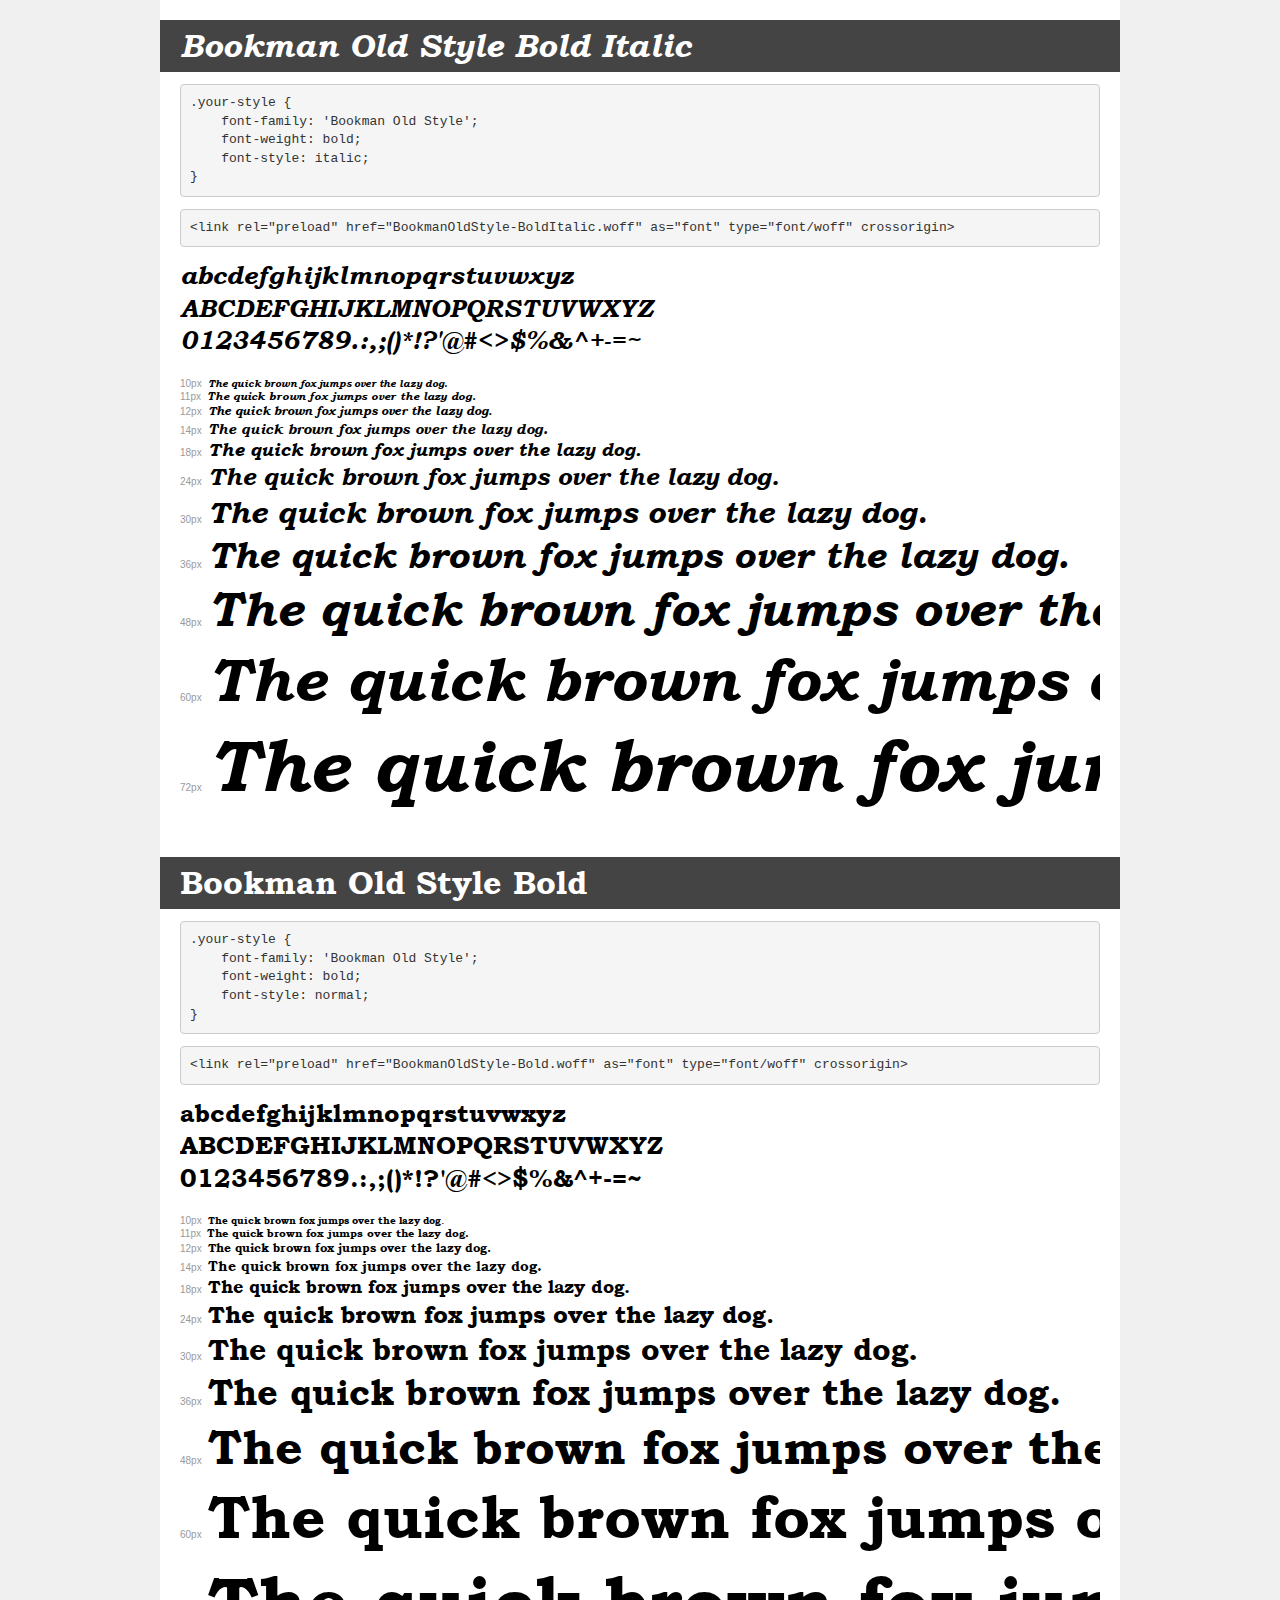
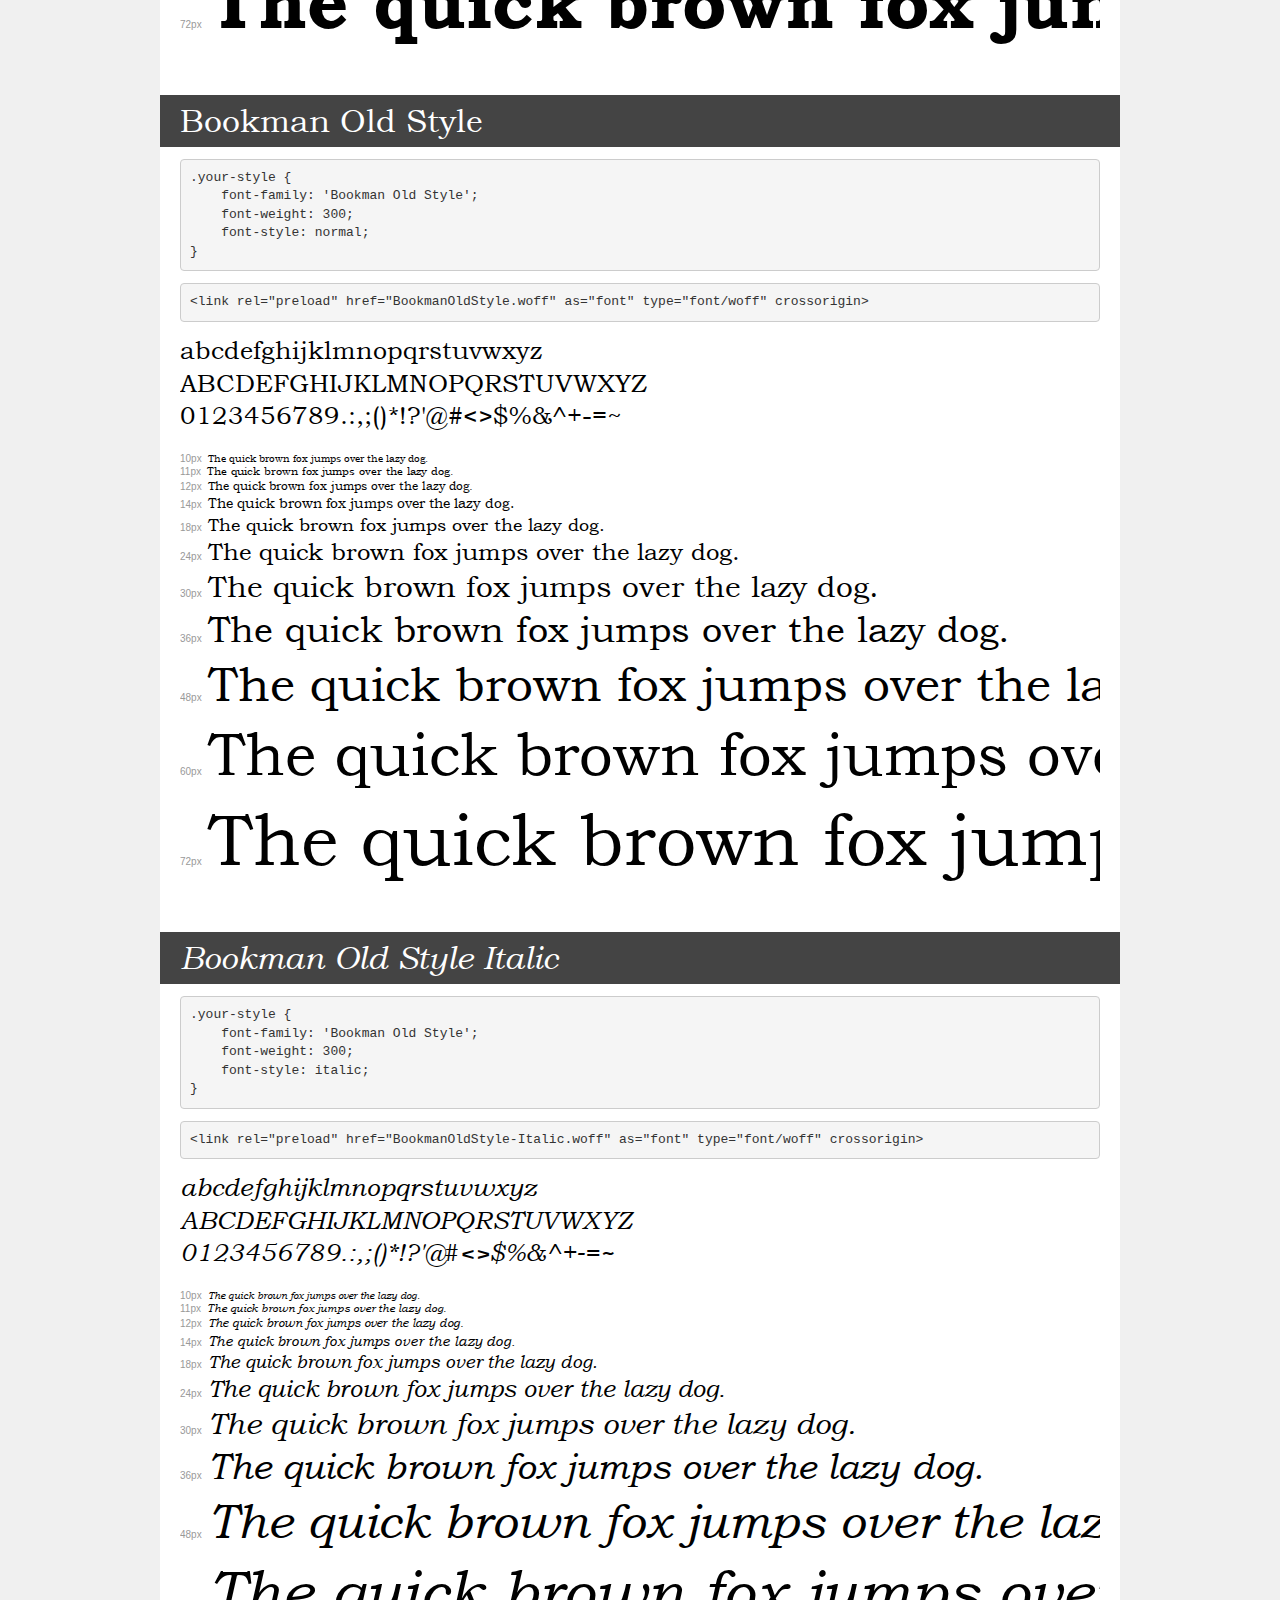
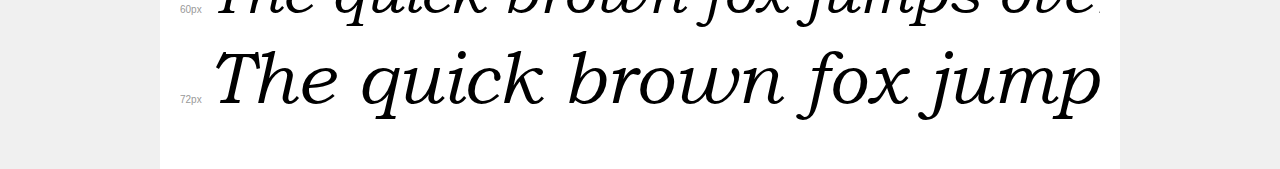
<file: font/BookmanOldStyle/demo.html>
<!DOCTYPE html>
<html lang="en">
<head>
    <meta charset="utf-8">
    <meta http-equiv="X-UA-Compatible" content="IE=edge">
    <meta name="viewport" content="width=device-width, initial-scale=1">
    <meta name="robots" content="noindex, noarchive">
    <meta name="format-detection" content="telephone=no">
    <title>Transfonter demo</title>
    <link href="stylesheet.css" rel="stylesheet">
    <style>
        /*
        http://meyerweb.com/eric/tools/css/reset/
        v2.0 | 20110126
        License: none (public domain)
        */
        html, body, div, span, applet, object, iframe,
        h1, h2, h3, h4, h5, h6, p, blockquote, pre,
        a, abbr, acronym, address, big, cite, code,
        del, dfn, em, img, ins, kbd, q, s, samp,
        small, strike, strong, sub, sup, tt, var,
        b, u, i, center,
        dl, dt, dd, ol, ul, li,
        fieldset, form, label, legend,
        table, caption, tbody, tfoot, thead, tr, th, td,
        article, aside, canvas, details, embed,
        figure, figcaption, footer, header, hgroup,
        menu, nav, output, ruby, section, summary,
        time, mark, audio, video {
            margin: 0;
            padding: 0;
            border: 0;
            font-size: 100%;
            font: inherit;
            vertical-align: baseline;
        }
        /* HTML5 display-role reset for older browsers */
        article, aside, details, figcaption, figure,
        footer, header, hgroup, menu, nav, section {
            display: block;
        }
        body {
            line-height: 1;
        }
        ol, ul {
            list-style: none;
        }
        blockquote, q {
            quotes: none;
        }
        blockquote:before, blockquote:after,
        q:before, q:after {
            content: '';
            content: none;
        }
        table {
            border-collapse: collapse;
            border-spacing: 0;
        }
        /* demo styles */
        body {
            background: #f0f0f0;
            color: #000;
        }
        .page {
            background: #fff;
            width: 920px;
            margin: 0 auto;
            padding: 20px 20px 0 20px;
            overflow: hidden;
        }
        .font-container {
            overflow-x: auto;
            overflow-y: hidden;
            margin-bottom: 40px;
            line-height: 1.3;
            white-space: nowrap;
            padding-bottom: 5px;
        }
        h1 {
            position: relative;
            background: #444;
            font-size: 32px;
            color: #fff;
            padding: 10px 20px;
            margin: 0 -20px 12px -20px;
        }
        .letters {
            font-size: 25px;
            margin-bottom: 20px;
        }
        .s10:before {
            content: '10px';
        }
        .s11:before {
            content: '11px';
        }
        .s12:before {
            content: '12px';
        }
        .s14:before {
            content: '14px';
        }
        .s18:before {
            content: '18px';
        }
        .s24:before {
            content: '24px';
        }
        .s30:before {
            content: '30px';
        }
        .s36:before {
            content: '36px';
        }
        .s48:before {
            content: '48px';
        }
        .s60:before {
            content: '60px';
        }
        .s72:before {
            content: '72px';
        }
        .s10:before, .s11:before, .s12:before, .s14:before,
        .s18:before, .s24:before, .s30:before, .s36:before,
        .s48:before, .s60:before, .s72:before {
            font-family: Arial, sans-serif;
            font-size: 10px;
            font-weight: normal;
            font-style: normal;
            color: #999;
            padding-right: 6px;
        }
        pre {
            display: block;
            padding: 9px;
            margin: 0 0 12px;
            font-family: Monaco, Menlo, Consolas, "Courier New", monospace;
            font-size: 13px;
            line-height: 1.428571429;
            color: #333;
            font-weight: normal;
            font-style: normal;
            background-color: #f5f5f5;
            border: 1px solid #ccc;
            overflow-x: auto;
            border-radius: 4px;
        }
        /* responsive */
        @media (max-width: 959px) {
            .page {
                width: auto;
                margin: 0;
            }
        }
    </style>
</head>
<body>
<div class="page">
    <div class="demo">
        <h1 style="font-family: 'Bookman Old Style'; font-weight: bold; font-style: italic;">Bookman Old Style Bold Italic</h1>
        <pre title="Usage">.your-style {
    font-family: 'Bookman Old Style';
    font-weight: bold;
    font-style: italic;
}</pre>
        <pre title="Preload (optional)">
&lt;link rel=&quot;preload&quot; href=&quot;BookmanOldStyle-BoldItalic.woff&quot; as=&quot;font&quot; type=&quot;font/woff&quot; crossorigin&gt;</pre>
        <div class="font-container" style="font-family: 'Bookman Old Style'; font-weight: bold; font-style: italic;">
            <p class="letters">
                abcdefghijklmnopqrstuvwxyz<br>
ABCDEFGHIJKLMNOPQRSTUVWXYZ<br>
                0123456789.:,;()*!?'@#&lt;&gt;$%&^+-=~
            </p>
            <p class="s10" style="font-size: 10px;">The quick brown fox jumps over the lazy dog.</p>
            <p class="s11" style="font-size: 11px;">The quick brown fox jumps over the lazy dog.</p>
            <p class="s12" style="font-size: 12px;">The quick brown fox jumps over the lazy dog.</p>
            <p class="s14" style="font-size: 14px;">The quick brown fox jumps over the lazy dog.</p>
            <p class="s18" style="font-size: 18px;">The quick brown fox jumps over the lazy dog.</p>
            <p class="s24" style="font-size: 24px;">The quick brown fox jumps over the lazy dog.</p>
            <p class="s30" style="font-size: 30px;">The quick brown fox jumps over the lazy dog.</p>
            <p class="s36" style="font-size: 36px;">The quick brown fox jumps over the lazy dog.</p>
            <p class="s48" style="font-size: 48px;">The quick brown fox jumps over the lazy dog.</p>
            <p class="s60" style="font-size: 60px;">The quick brown fox jumps over the lazy dog.</p>
            <p class="s72" style="font-size: 72px;">The quick brown fox jumps over the lazy dog.</p>
        </div>
    </div>

    <div class="demo">
        <h1 style="font-family: 'Bookman Old Style'; font-weight: bold; font-style: normal;">Bookman Old Style Bold</h1>
        <pre title="Usage">.your-style {
    font-family: 'Bookman Old Style';
    font-weight: bold;
    font-style: normal;
}</pre>
        <pre title="Preload (optional)">
&lt;link rel=&quot;preload&quot; href=&quot;BookmanOldStyle-Bold.woff&quot; as=&quot;font&quot; type=&quot;font/woff&quot; crossorigin&gt;</pre>
        <div class="font-container" style="font-family: 'Bookman Old Style'; font-weight: bold; font-style: normal;">
            <p class="letters">
                abcdefghijklmnopqrstuvwxyz<br>
ABCDEFGHIJKLMNOPQRSTUVWXYZ<br>
                0123456789.:,;()*!?'@#&lt;&gt;$%&^+-=~
            </p>
            <p class="s10" style="font-size: 10px;">The quick brown fox jumps over the lazy dog.</p>
            <p class="s11" style="font-size: 11px;">The quick brown fox jumps over the lazy dog.</p>
            <p class="s12" style="font-size: 12px;">The quick brown fox jumps over the lazy dog.</p>
            <p class="s14" style="font-size: 14px;">The quick brown fox jumps over the lazy dog.</p>
            <p class="s18" style="font-size: 18px;">The quick brown fox jumps over the lazy dog.</p>
            <p class="s24" style="font-size: 24px;">The quick brown fox jumps over the lazy dog.</p>
            <p class="s30" style="font-size: 30px;">The quick brown fox jumps over the lazy dog.</p>
            <p class="s36" style="font-size: 36px;">The quick brown fox jumps over the lazy dog.</p>
            <p class="s48" style="font-size: 48px;">The quick brown fox jumps over the lazy dog.</p>
            <p class="s60" style="font-size: 60px;">The quick brown fox jumps over the lazy dog.</p>
            <p class="s72" style="font-size: 72px;">The quick brown fox jumps over the lazy dog.</p>
        </div>
    </div>

    <div class="demo">
        <h1 style="font-family: 'Bookman Old Style'; font-weight: 300; font-style: normal;">Bookman Old Style</h1>
        <pre title="Usage">.your-style {
    font-family: 'Bookman Old Style';
    font-weight: 300;
    font-style: normal;
}</pre>
        <pre title="Preload (optional)">
&lt;link rel=&quot;preload&quot; href=&quot;BookmanOldStyle.woff&quot; as=&quot;font&quot; type=&quot;font/woff&quot; crossorigin&gt;</pre>
        <div class="font-container" style="font-family: 'Bookman Old Style'; font-weight: 300; font-style: normal;">
            <p class="letters">
                abcdefghijklmnopqrstuvwxyz<br>
ABCDEFGHIJKLMNOPQRSTUVWXYZ<br>
                0123456789.:,;()*!?'@#&lt;&gt;$%&^+-=~
            </p>
            <p class="s10" style="font-size: 10px;">The quick brown fox jumps over the lazy dog.</p>
            <p class="s11" style="font-size: 11px;">The quick brown fox jumps over the lazy dog.</p>
            <p class="s12" style="font-size: 12px;">The quick brown fox jumps over the lazy dog.</p>
            <p class="s14" style="font-size: 14px;">The quick brown fox jumps over the lazy dog.</p>
            <p class="s18" style="font-size: 18px;">The quick brown fox jumps over the lazy dog.</p>
            <p class="s24" style="font-size: 24px;">The quick brown fox jumps over the lazy dog.</p>
            <p class="s30" style="font-size: 30px;">The quick brown fox jumps over the lazy dog.</p>
            <p class="s36" style="font-size: 36px;">The quick brown fox jumps over the lazy dog.</p>
            <p class="s48" style="font-size: 48px;">The quick brown fox jumps over the lazy dog.</p>
            <p class="s60" style="font-size: 60px;">The quick brown fox jumps over the lazy dog.</p>
            <p class="s72" style="font-size: 72px;">The quick brown fox jumps over the lazy dog.</p>
        </div>
    </div>

    <div class="demo">
        <h1 style="font-family: 'Bookman Old Style'; font-weight: 300; font-style: italic;">Bookman Old Style Italic</h1>
        <pre title="Usage">.your-style {
    font-family: 'Bookman Old Style';
    font-weight: 300;
    font-style: italic;
}</pre>
        <pre title="Preload (optional)">
&lt;link rel=&quot;preload&quot; href=&quot;BookmanOldStyle-Italic.woff&quot; as=&quot;font&quot; type=&quot;font/woff&quot; crossorigin&gt;</pre>
        <div class="font-container" style="font-family: 'Bookman Old Style'; font-weight: 300; font-style: italic;">
            <p class="letters">
                abcdefghijklmnopqrstuvwxyz<br>
ABCDEFGHIJKLMNOPQRSTUVWXYZ<br>
                0123456789.:,;()*!?'@#&lt;&gt;$%&^+-=~
            </p>
            <p class="s10" style="font-size: 10px;">The quick brown fox jumps over the lazy dog.</p>
            <p class="s11" style="font-size: 11px;">The quick brown fox jumps over the lazy dog.</p>
            <p class="s12" style="font-size: 12px;">The quick brown fox jumps over the lazy dog.</p>
            <p class="s14" style="font-size: 14px;">The quick brown fox jumps over the lazy dog.</p>
            <p class="s18" style="font-size: 18px;">The quick brown fox jumps over the lazy dog.</p>
            <p class="s24" style="font-size: 24px;">The quick brown fox jumps over the lazy dog.</p>
            <p class="s30" style="font-size: 30px;">The quick brown fox jumps over the lazy dog.</p>
            <p class="s36" style="font-size: 36px;">The quick brown fox jumps over the lazy dog.</p>
            <p class="s48" style="font-size: 48px;">The quick brown fox jumps over the lazy dog.</p>
            <p class="s60" style="font-size: 60px;">The quick brown fox jumps over the lazy dog.</p>
            <p class="s72" style="font-size: 72px;">The quick brown fox jumps over the lazy dog.</p>
        </div>
    </div>

</div>
</body>
</html>
</file>
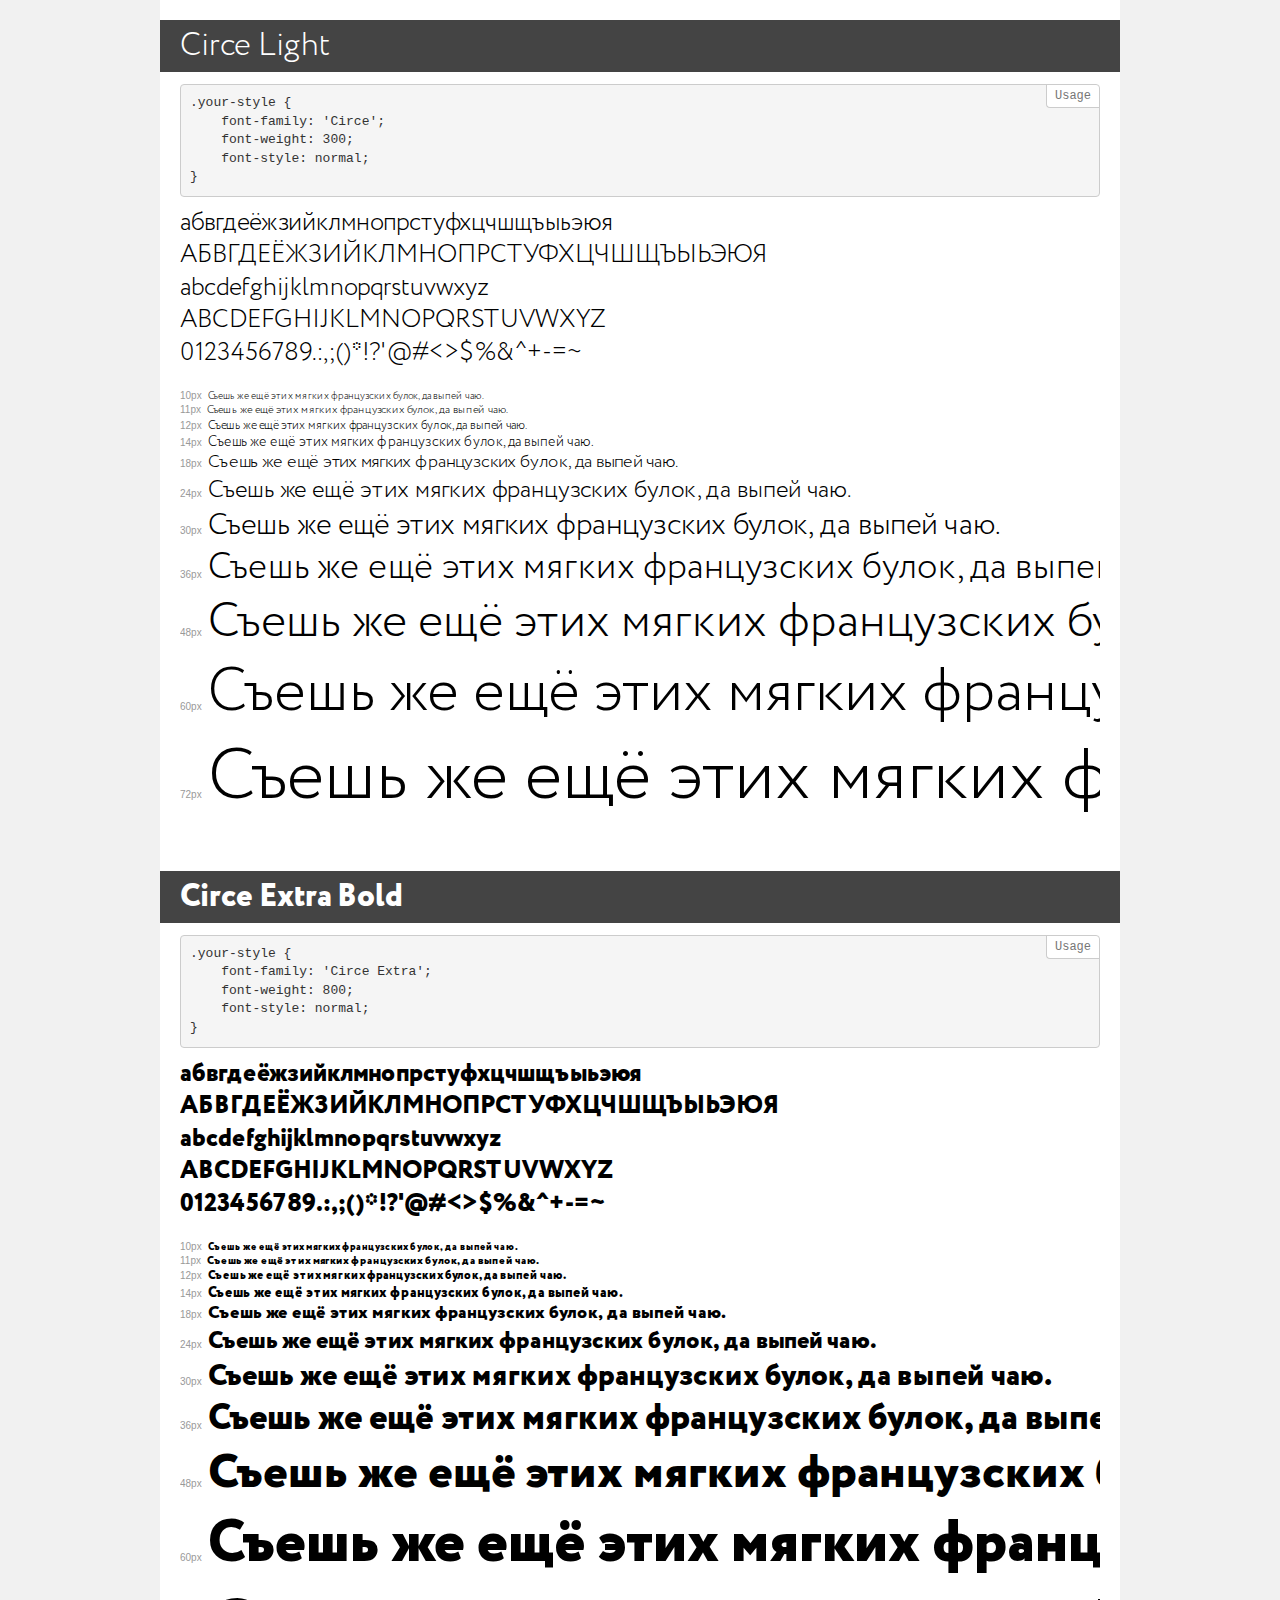
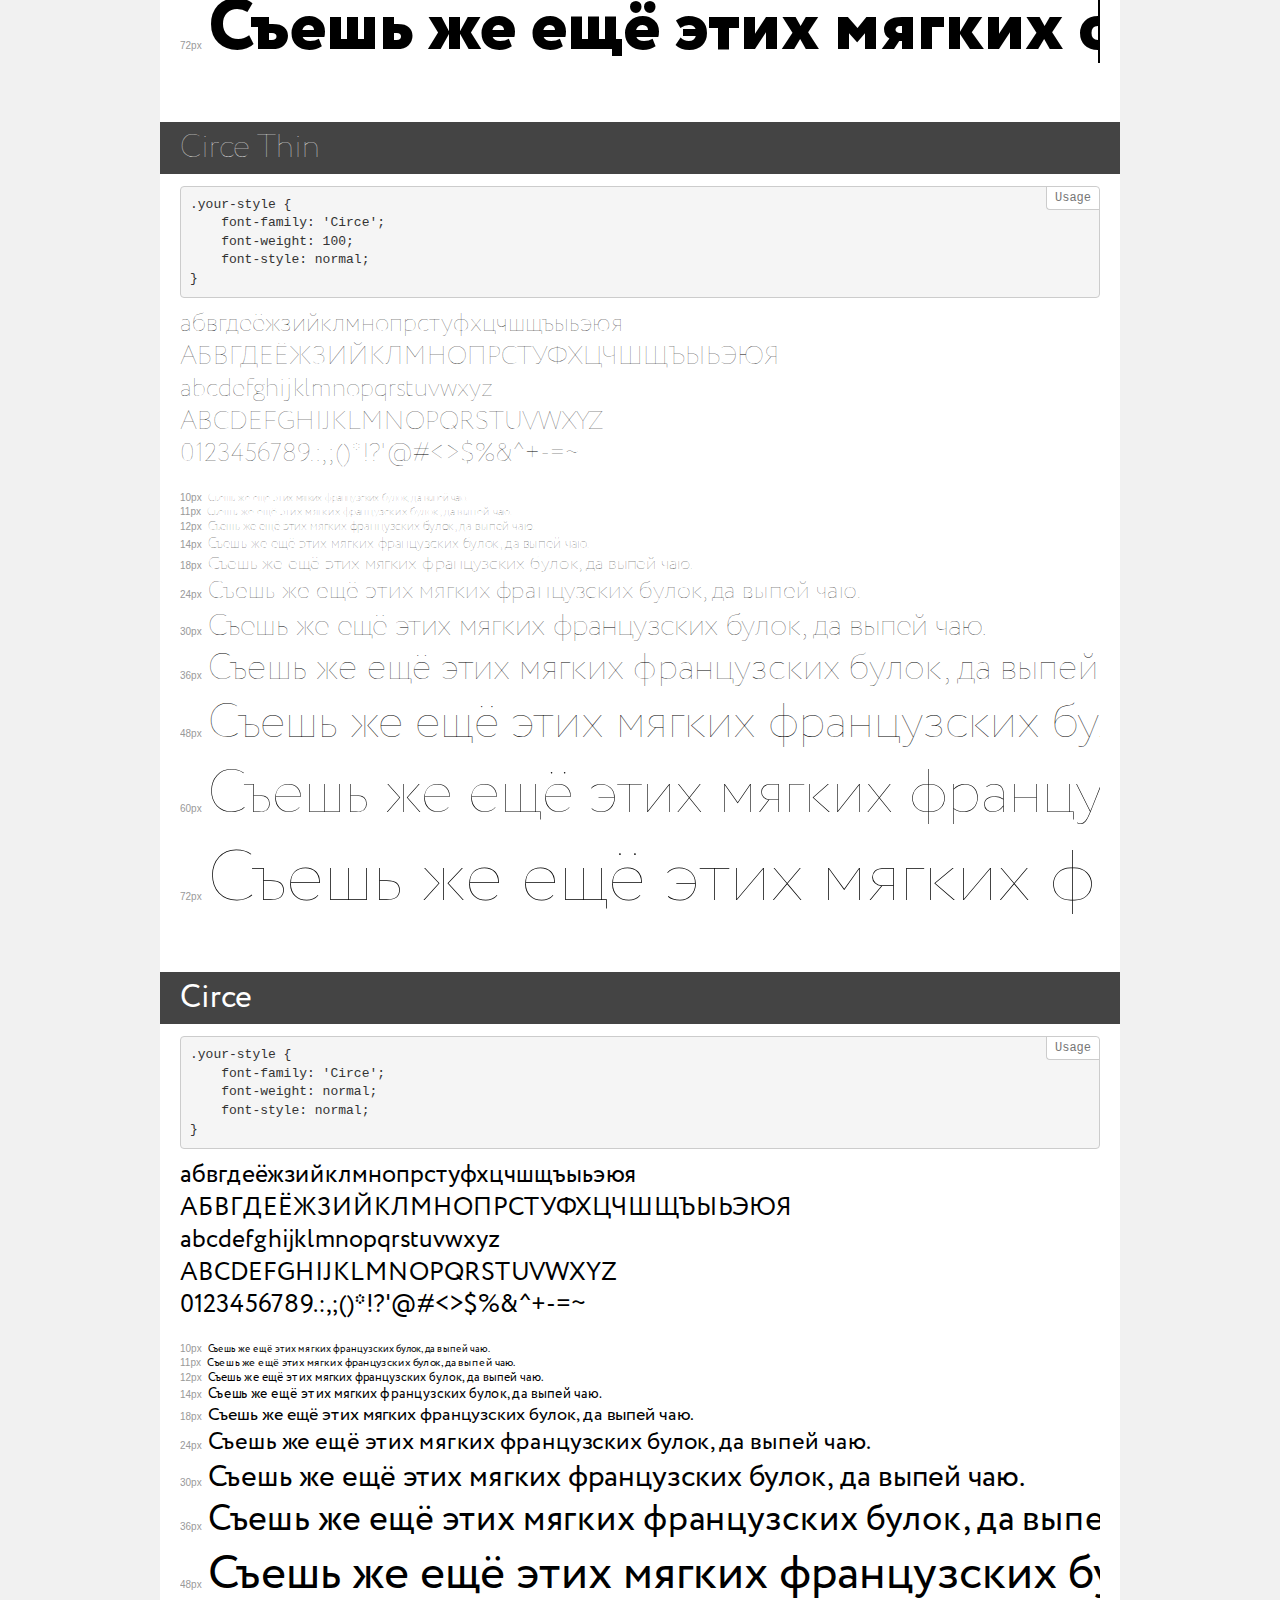
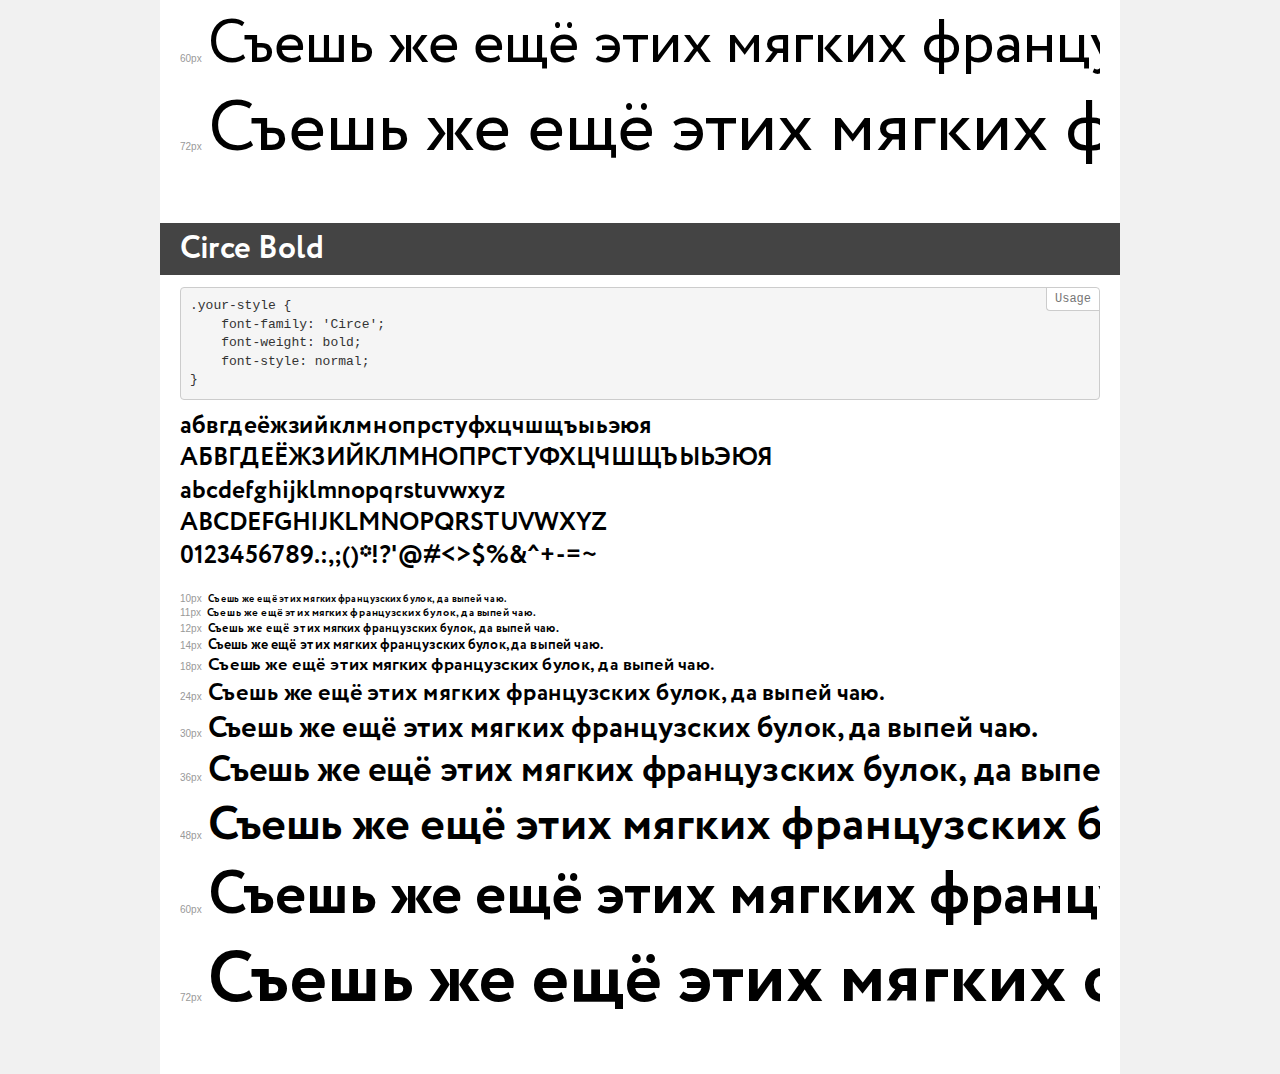
<file: font/Circe/demo.html>
<!DOCTYPE html>
<html>
<head>
    <meta charset="utf-8">
    <meta http-equiv="X-UA-Compatible" content="IE=edge">
    <meta name="viewport" content="width=device-width, initial-scale=1">
    <meta name="robots" content="noindex, noarchive">
    <meta name="format-detection" content="telephone=no">
    <title>Transfonter demo</title>
    <link href="stylesheet.css" rel="stylesheet">
    <style>
        /*
        http://meyerweb.com/eric/tools/css/reset/
        v2.0 | 20110126
        License: none (public domain)
        */
        html, body, div, span, applet, object, iframe,
        h1, h2, h3, h4, h5, h6, p, blockquote, pre,
        a, abbr, acronym, address, big, cite, code,
        del, dfn, em, img, ins, kbd, q, s, samp,
        small, strike, strong, sub, sup, tt, var,
        b, u, i, center,
        dl, dt, dd, ol, ul, li,
        fieldset, form, label, legend,
        table, caption, tbody, tfoot, thead, tr, th, td,
        article, aside, canvas, details, embed,
        figure, figcaption, footer, header, hgroup,
        menu, nav, output, ruby, section, summary,
        time, mark, audio, video {
            margin: 0;
            padding: 0;
            border: 0;
            font-size: 100%;
            font: inherit;
            vertical-align: baseline;
        }
        /* HTML5 display-role reset for older browsers */
        article, aside, details, figcaption, figure,
        footer, header, hgroup, menu, nav, section {
            display: block;
        }
        body {
            line-height: 1;
        }
        ol, ul {
            list-style: none;
        }
        blockquote, q {
            quotes: none;
        }
        blockquote:before, blockquote:after,
        q:before, q:after {
            content: '';
            content: none;
        }
        table {
            border-collapse: collapse;
            border-spacing: 0;
        }
        /* common styles */
        body {
            background: #f1f1f1;
            color: #000;
        }
        .page {
            background: #fff;
            width: 920px;
            margin: 0 auto;
            padding: 20px 20px 0 20px;
            overflow: hidden;
        }
        .font-container {
            overflow-x: auto;
            overflow-y: hidden;
            margin-bottom: 40px;
            line-height: 1.3;
            white-space: nowrap;
            padding-bottom: 5px;
        }
        h1 {
            position: relative;
            background: #444;
            font-size: 32px;
            color: #fff;
            padding: 10px 20px;
            margin: 0 -20px 12px -20px;
        }
        .letters {
            font-size: 25px;
            margin-bottom: 20px;
        }
        .s10:before {
            content: '10px';
        }
        .s11:before {
            content: '11px';
        }
        .s12:before {
            content: '12px';
        }
        .s14:before {
            content: '14px';
        }
        .s18:before {
            content: '18px';
        }
        .s24:before {
            content: '24px';
        }
        .s30:before {
            content: '30px';
        }
        .s36:before {
            content: '36px';
        }
        .s48:before {
            content: '48px';
        }
        .s60:before {
            content: '60px';
        }
        .s72:before {
            content: '72px';
        }
        .s10:before, .s11:before, .s12:before, .s14:before,
        .s18:before, .s24:before, .s30:before, .s36:before,
        .s48:before, .s60:before, .s72:before {
            font-family: Arial, sans-serif;
            font-size: 10px;
            font-weight: normal;
            font-style: normal;
            color: #999;
            padding-right: 6px;
        }
        pre {
            display: block;
            position: relative;
            padding: 9px;
            margin: 0 0 10px;
            font-family: Monaco, Menlo, Consolas, "Courier New", monospace !important;
            font-size: 13px;
            line-height: 1.428571429;
            color: #333;
            font-weight: normal !important;
            font-style: normal !important;
            background-color: #f5f5f5;
            border: 1px solid #ccc;
            overflow-x: auto;
            border-radius: 4px;
        }
        pre:after {
            display: block;
            position: absolute;
            right: 0;
            top: 0;
            content: 'Usage';
            line-height: 1;
            padding: 5px 8px;
            font-size: 12px;
            color: #767676;
            background-color: #fff;
            border: 1px solid #ccc;
            border-right: none;
            border-top: none;
            border-radius: 0 4px 0 4px;
            z-index: 10;
        }
        /* responsive */
        @media (max-width: 959px) {
            .page {
                width: auto;
                margin: 0;
            }
        }
    </style>
</head>
<body>
<div class="page">
    <div class="demo" style="font-family: 'Circe'; font-weight: 300; font-style: normal;">
        <h1>Circe Light</h1>
        <pre>.your-style {
    font-family: 'Circe';
    font-weight: 300;
    font-style: normal;
}</pre>
        <div class="font-container">
            <p class="letters">
                абвгдеёжзийклмнопрстуфхцчшщъыьэюя<br>
АБВГДЕЁЖЗИЙКЛМНОПРСТУФХЦЧШЩЪЫЬЭЮЯ<br>
abcdefghijklmnopqrstuvwxyz<br>
ABCDEFGHIJKLMNOPQRSTUVWXYZ<br>
                0123456789.:,;()*!?'@#<>$%&^+-=~
            </p>
            <p class="s10" style="font-size: 10px;">Съешь же ещё этих мягких французских булок, да выпей чаю.</p>
            <p class="s11" style="font-size: 11px;">Съешь же ещё этих мягких французских булок, да выпей чаю.</p>
            <p class="s12" style="font-size: 12px;">Съешь же ещё этих мягких французских булок, да выпей чаю.</p>
            <p class="s14" style="font-size: 14px;">Съешь же ещё этих мягких французских булок, да выпей чаю.</p>
            <p class="s18" style="font-size: 18px;">Съешь же ещё этих мягких французских булок, да выпей чаю.</p>
            <p class="s24" style="font-size: 24px;">Съешь же ещё этих мягких французских булок, да выпей чаю.</p>
            <p class="s30" style="font-size: 30px;">Съешь же ещё этих мягких французских булок, да выпей чаю.</p>
            <p class="s36" style="font-size: 36px;">Съешь же ещё этих мягких французских булок, да выпей чаю.</p>
            <p class="s48" style="font-size: 48px;">Съешь же ещё этих мягких французских булок, да выпей чаю.</p>
            <p class="s60" style="font-size: 60px;">Съешь же ещё этих мягких французских булок, да выпей чаю.</p>
            <p class="s72" style="font-size: 72px;">Съешь же ещё этих мягких французских булок, да выпей чаю.</p>
        </div>
    </div>
    <div class="demo" style="font-family: 'Circe Extra'; font-weight: 800; font-style: normal;">
        <h1>Circe Extra Bold</h1>
        <pre>.your-style {
    font-family: 'Circe Extra';
    font-weight: 800;
    font-style: normal;
}</pre>
        <div class="font-container">
            <p class="letters">
                абвгдеёжзийклмнопрстуфхцчшщъыьэюя<br>
АБВГДЕЁЖЗИЙКЛМНОПРСТУФХЦЧШЩЪЫЬЭЮЯ<br>
abcdefghijklmnopqrstuvwxyz<br>
ABCDEFGHIJKLMNOPQRSTUVWXYZ<br>
                0123456789.:,;()*!?'@#<>$%&^+-=~
            </p>
            <p class="s10" style="font-size: 10px;">Съешь же ещё этих мягких французских булок, да выпей чаю.</p>
            <p class="s11" style="font-size: 11px;">Съешь же ещё этих мягких французских булок, да выпей чаю.</p>
            <p class="s12" style="font-size: 12px;">Съешь же ещё этих мягких французских булок, да выпей чаю.</p>
            <p class="s14" style="font-size: 14px;">Съешь же ещё этих мягких французских булок, да выпей чаю.</p>
            <p class="s18" style="font-size: 18px;">Съешь же ещё этих мягких французских булок, да выпей чаю.</p>
            <p class="s24" style="font-size: 24px;">Съешь же ещё этих мягких французских булок, да выпей чаю.</p>
            <p class="s30" style="font-size: 30px;">Съешь же ещё этих мягких французских булок, да выпей чаю.</p>
            <p class="s36" style="font-size: 36px;">Съешь же ещё этих мягких французских булок, да выпей чаю.</p>
            <p class="s48" style="font-size: 48px;">Съешь же ещё этих мягких французских булок, да выпей чаю.</p>
            <p class="s60" style="font-size: 60px;">Съешь же ещё этих мягких французских булок, да выпей чаю.</p>
            <p class="s72" style="font-size: 72px;">Съешь же ещё этих мягких французских булок, да выпей чаю.</p>
        </div>
    </div>
    <div class="demo" style="font-family: 'Circe'; font-weight: 100; font-style: normal;">
        <h1>Circe Thin</h1>
        <pre>.your-style {
    font-family: 'Circe';
    font-weight: 100;
    font-style: normal;
}</pre>
        <div class="font-container">
            <p class="letters">
                абвгдеёжзийклмнопрстуфхцчшщъыьэюя<br>
АБВГДЕЁЖЗИЙКЛМНОПРСТУФХЦЧШЩЪЫЬЭЮЯ<br>
abcdefghijklmnopqrstuvwxyz<br>
ABCDEFGHIJKLMNOPQRSTUVWXYZ<br>
                0123456789.:,;()*!?'@#<>$%&^+-=~
            </p>
            <p class="s10" style="font-size: 10px;">Съешь же ещё этих мягких французских булок, да выпей чаю.</p>
            <p class="s11" style="font-size: 11px;">Съешь же ещё этих мягких французских булок, да выпей чаю.</p>
            <p class="s12" style="font-size: 12px;">Съешь же ещё этих мягких французских булок, да выпей чаю.</p>
            <p class="s14" style="font-size: 14px;">Съешь же ещё этих мягких французских булок, да выпей чаю.</p>
            <p class="s18" style="font-size: 18px;">Съешь же ещё этих мягких французских булок, да выпей чаю.</p>
            <p class="s24" style="font-size: 24px;">Съешь же ещё этих мягких французских булок, да выпей чаю.</p>
            <p class="s30" style="font-size: 30px;">Съешь же ещё этих мягких французских булок, да выпей чаю.</p>
            <p class="s36" style="font-size: 36px;">Съешь же ещё этих мягких французских булок, да выпей чаю.</p>
            <p class="s48" style="font-size: 48px;">Съешь же ещё этих мягких французских булок, да выпей чаю.</p>
            <p class="s60" style="font-size: 60px;">Съешь же ещё этих мягких французских булок, да выпей чаю.</p>
            <p class="s72" style="font-size: 72px;">Съешь же ещё этих мягких французских булок, да выпей чаю.</p>
        </div>
    </div>
    <div class="demo" style="font-family: 'Circe'; font-weight: normal; font-style: normal;">
        <h1>Circe</h1>
        <pre>.your-style {
    font-family: 'Circe';
    font-weight: normal;
    font-style: normal;
}</pre>
        <div class="font-container">
            <p class="letters">
                абвгдеёжзийклмнопрстуфхцчшщъыьэюя<br>
АБВГДЕЁЖЗИЙКЛМНОПРСТУФХЦЧШЩЪЫЬЭЮЯ<br>
abcdefghijklmnopqrstuvwxyz<br>
ABCDEFGHIJKLMNOPQRSTUVWXYZ<br>
                0123456789.:,;()*!?'@#<>$%&^+-=~
            </p>
            <p class="s10" style="font-size: 10px;">Съешь же ещё этих мягких французских булок, да выпей чаю.</p>
            <p class="s11" style="font-size: 11px;">Съешь же ещё этих мягких французских булок, да выпей чаю.</p>
            <p class="s12" style="font-size: 12px;">Съешь же ещё этих мягких французских булок, да выпей чаю.</p>
            <p class="s14" style="font-size: 14px;">Съешь же ещё этих мягких французских булок, да выпей чаю.</p>
            <p class="s18" style="font-size: 18px;">Съешь же ещё этих мягких французских булок, да выпей чаю.</p>
            <p class="s24" style="font-size: 24px;">Съешь же ещё этих мягких французских булок, да выпей чаю.</p>
            <p class="s30" style="font-size: 30px;">Съешь же ещё этих мягких французских булок, да выпей чаю.</p>
            <p class="s36" style="font-size: 36px;">Съешь же ещё этих мягких французских булок, да выпей чаю.</p>
            <p class="s48" style="font-size: 48px;">Съешь же ещё этих мягких французских булок, да выпей чаю.</p>
            <p class="s60" style="font-size: 60px;">Съешь же ещё этих мягких французских булок, да выпей чаю.</p>
            <p class="s72" style="font-size: 72px;">Съешь же ещё этих мягких французских булок, да выпей чаю.</p>
        </div>
    </div>
    <div class="demo" style="font-family: 'Circe'; font-weight: bold; font-style: normal;">
        <h1>Circe Bold</h1>
        <pre>.your-style {
    font-family: 'Circe';
    font-weight: bold;
    font-style: normal;
}</pre>
        <div class="font-container">
            <p class="letters">
                абвгдеёжзийклмнопрстуфхцчшщъыьэюя<br>
АБВГДЕЁЖЗИЙКЛМНОПРСТУФХЦЧШЩЪЫЬЭЮЯ<br>
abcdefghijklmnopqrstuvwxyz<br>
ABCDEFGHIJKLMNOPQRSTUVWXYZ<br>
                0123456789.:,;()*!?'@#<>$%&^+-=~
            </p>
            <p class="s10" style="font-size: 10px;">Съешь же ещё этих мягких французских булок, да выпей чаю.</p>
            <p class="s11" style="font-size: 11px;">Съешь же ещё этих мягких французских булок, да выпей чаю.</p>
            <p class="s12" style="font-size: 12px;">Съешь же ещё этих мягких французских булок, да выпей чаю.</p>
            <p class="s14" style="font-size: 14px;">Съешь же ещё этих мягких французских булок, да выпей чаю.</p>
            <p class="s18" style="font-size: 18px;">Съешь же ещё этих мягких французских булок, да выпей чаю.</p>
            <p class="s24" style="font-size: 24px;">Съешь же ещё этих мягких французских булок, да выпей чаю.</p>
            <p class="s30" style="font-size: 30px;">Съешь же ещё этих мягких французских булок, да выпей чаю.</p>
            <p class="s36" style="font-size: 36px;">Съешь же ещё этих мягких французских булок, да выпей чаю.</p>
            <p class="s48" style="font-size: 48px;">Съешь же ещё этих мягких французских булок, да выпей чаю.</p>
            <p class="s60" style="font-size: 60px;">Съешь же ещё этих мягких французских булок, да выпей чаю.</p>
            <p class="s72" style="font-size: 72px;">Съешь же ещё этих мягких французских булок, да выпей чаю.</p>
        </div>
    </div>
</div>
</body>
</html>
</file>
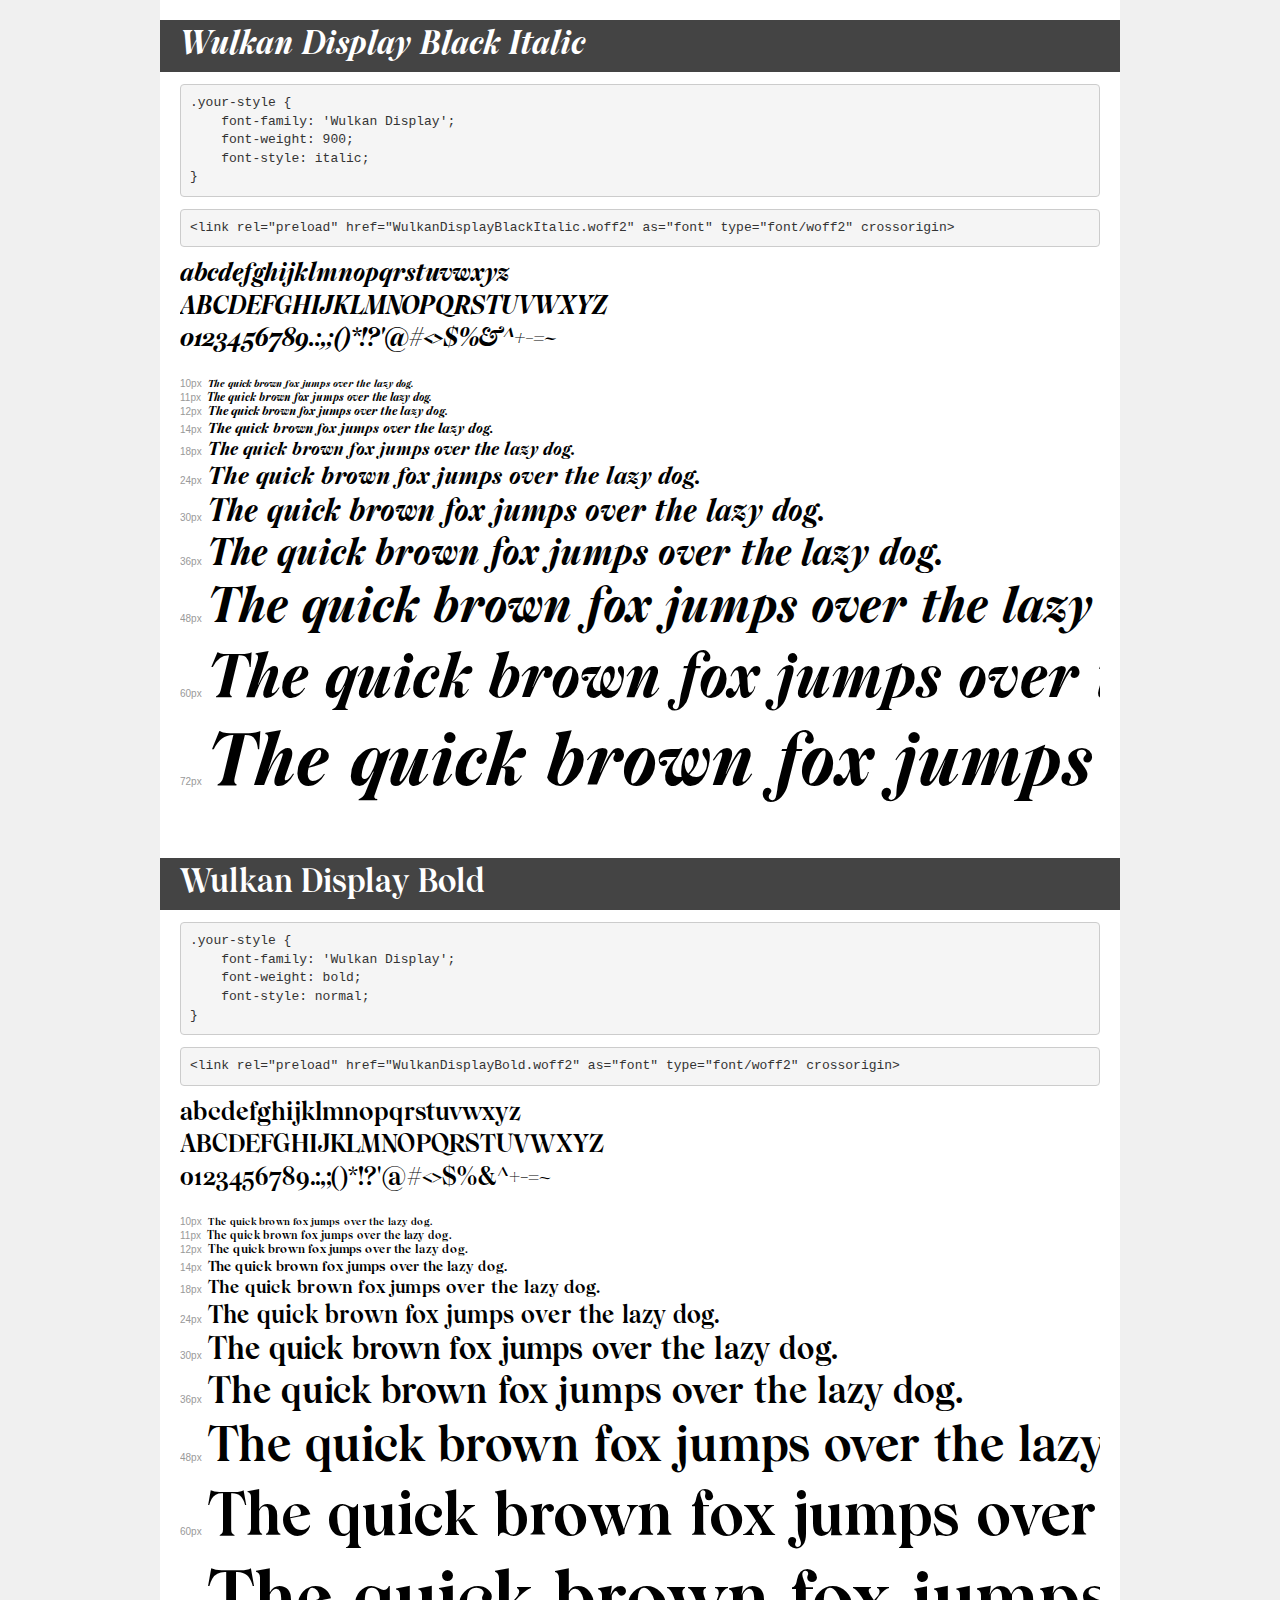
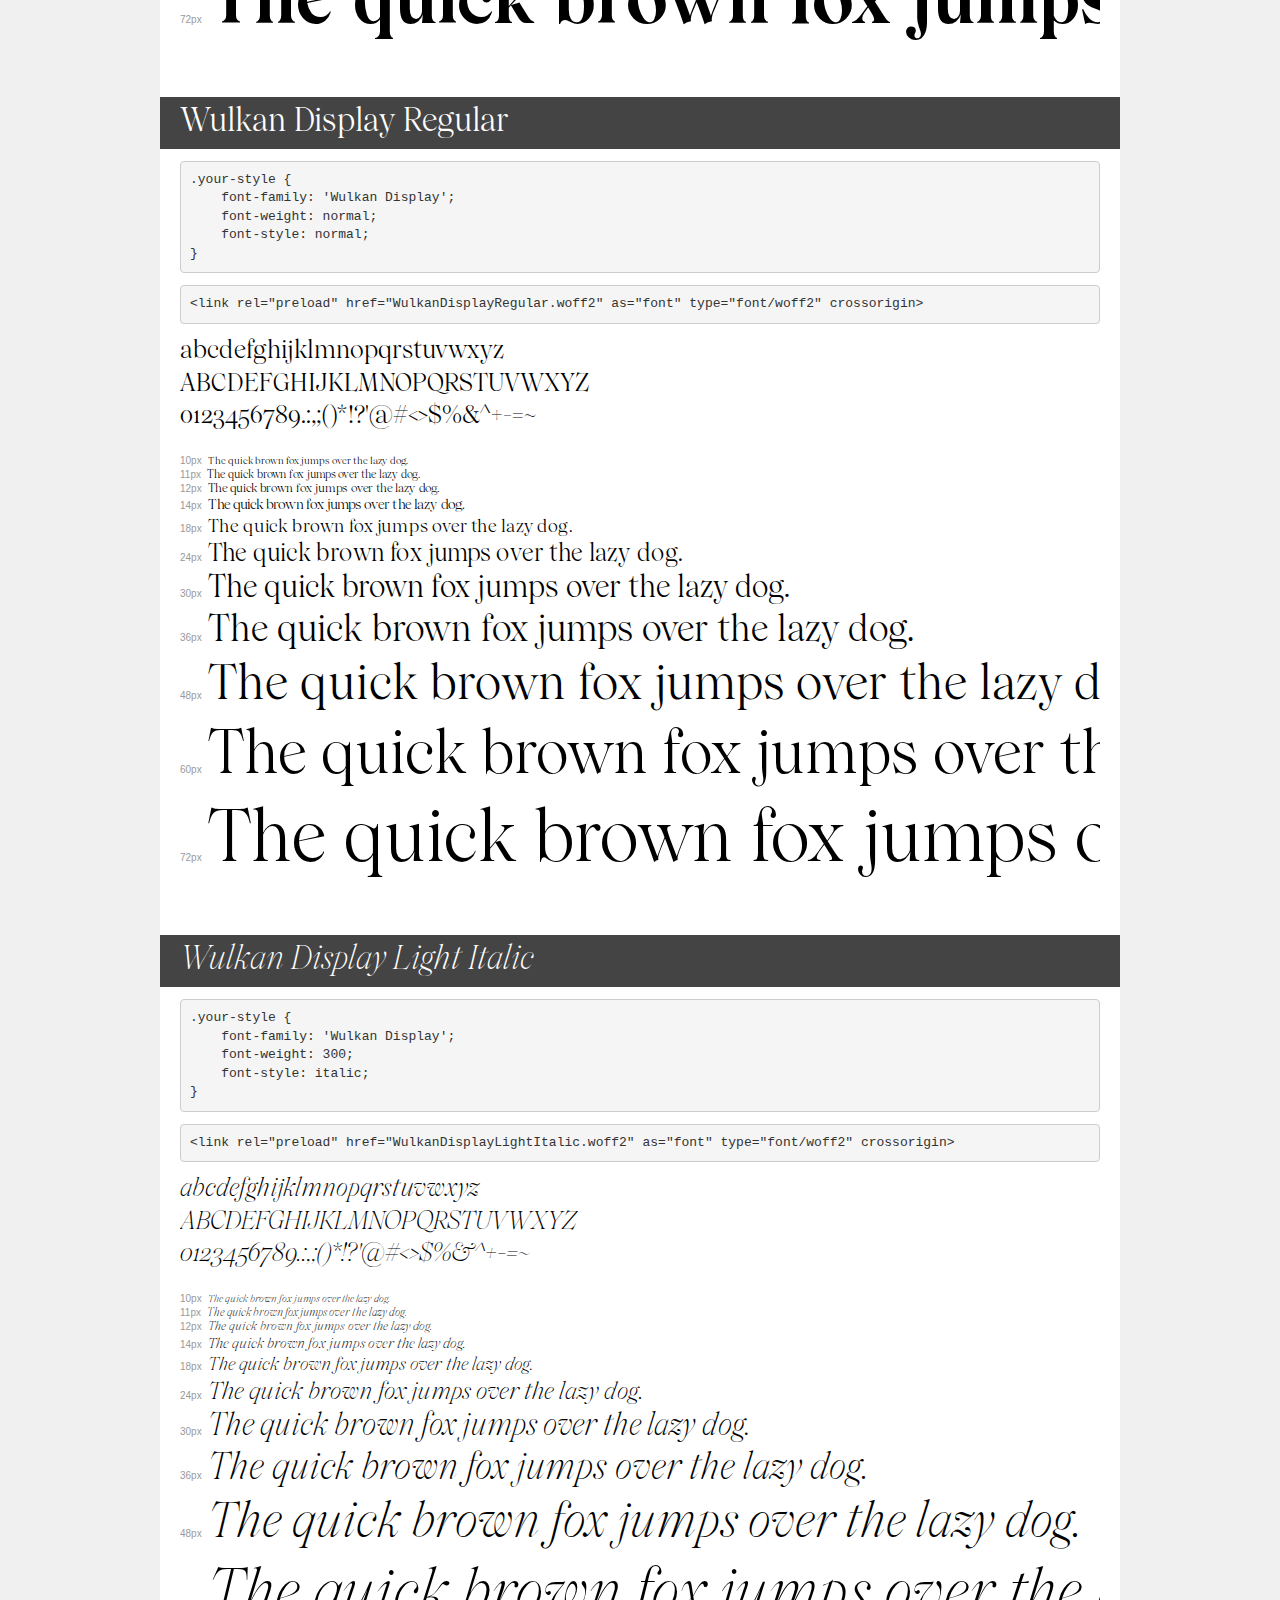
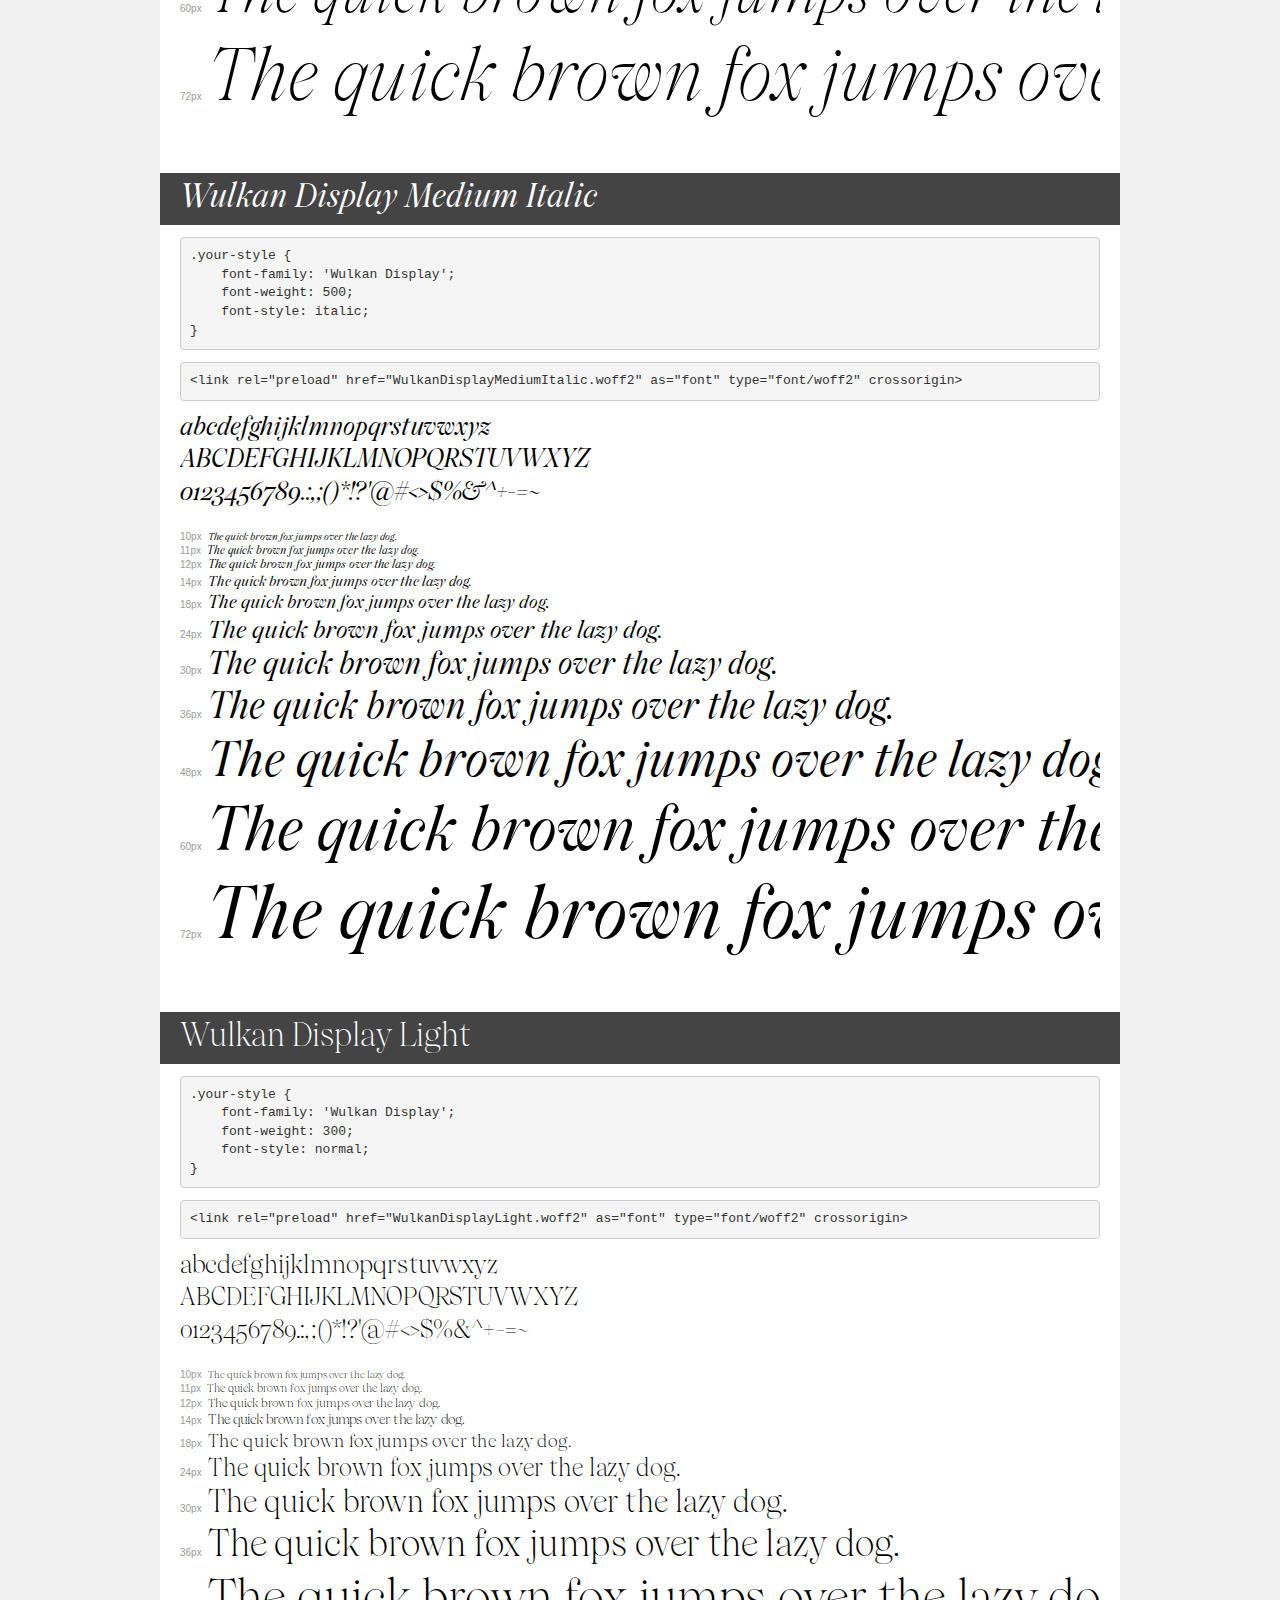
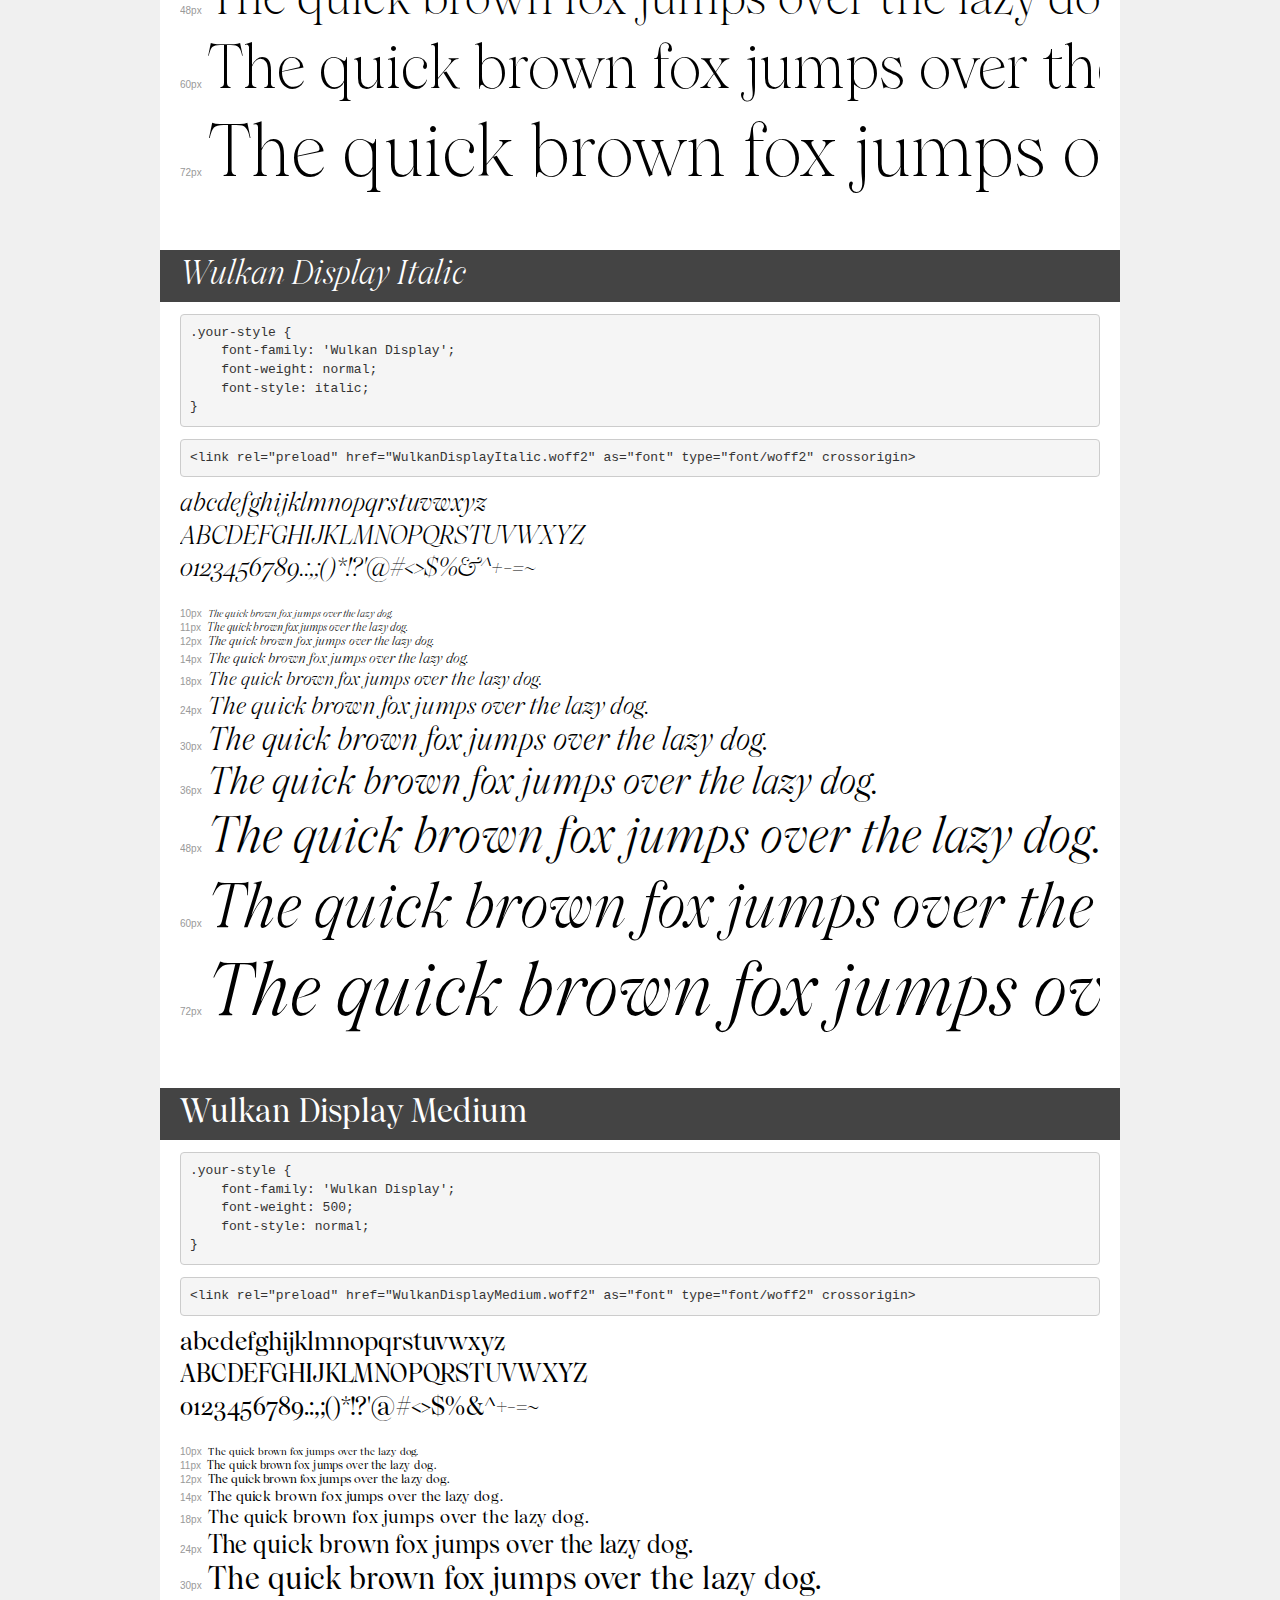
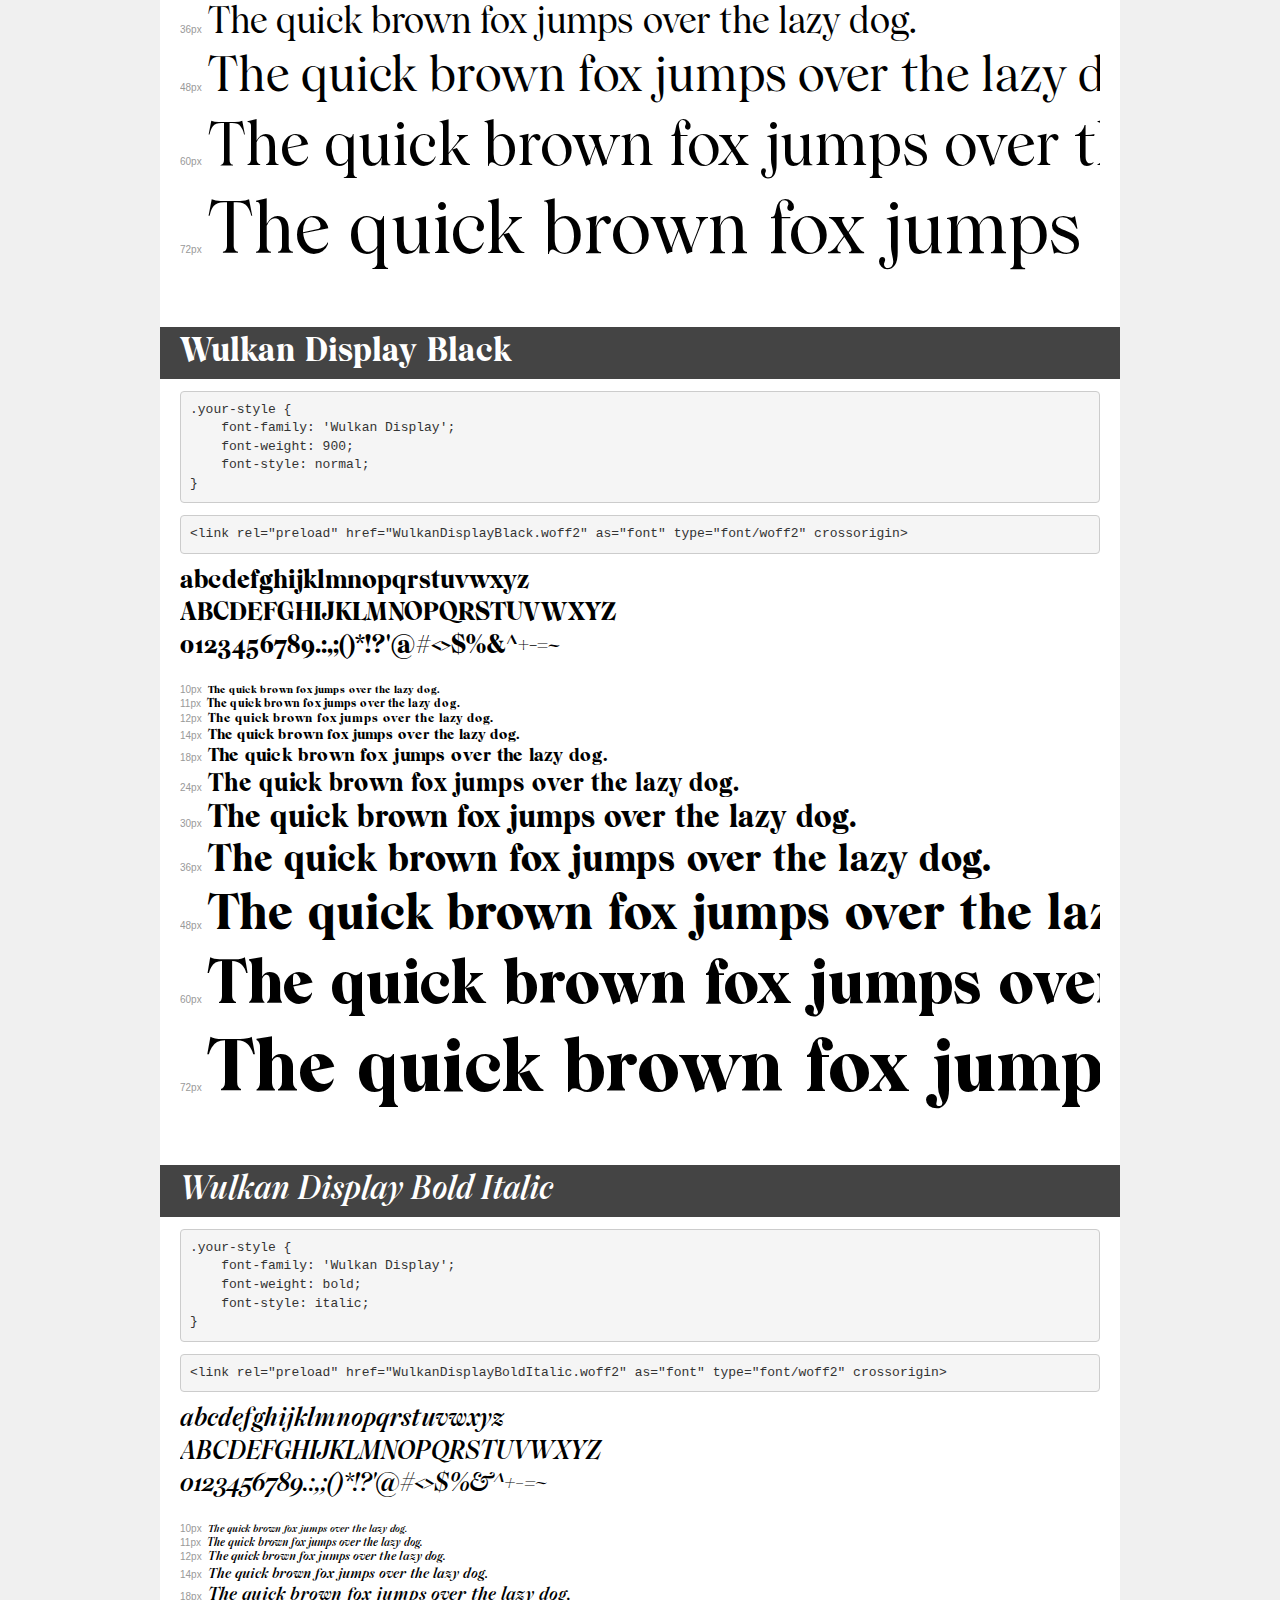
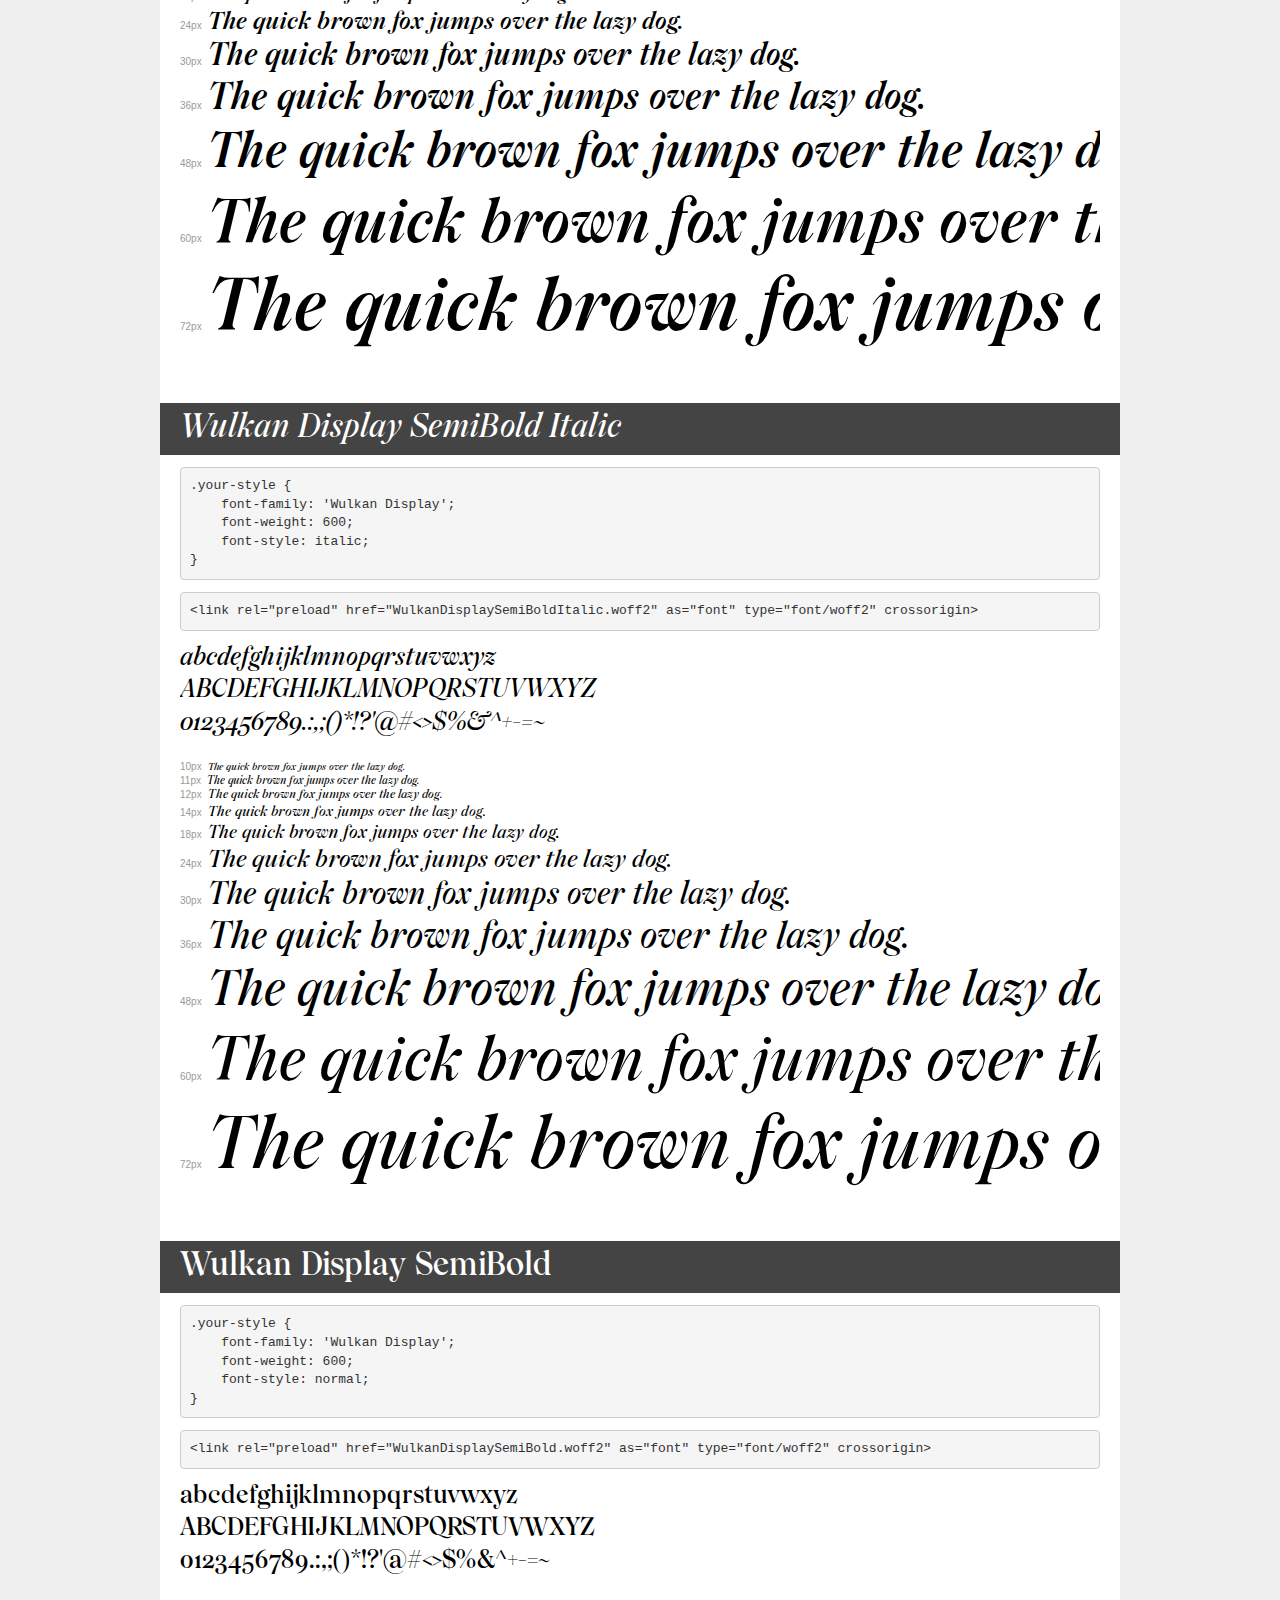
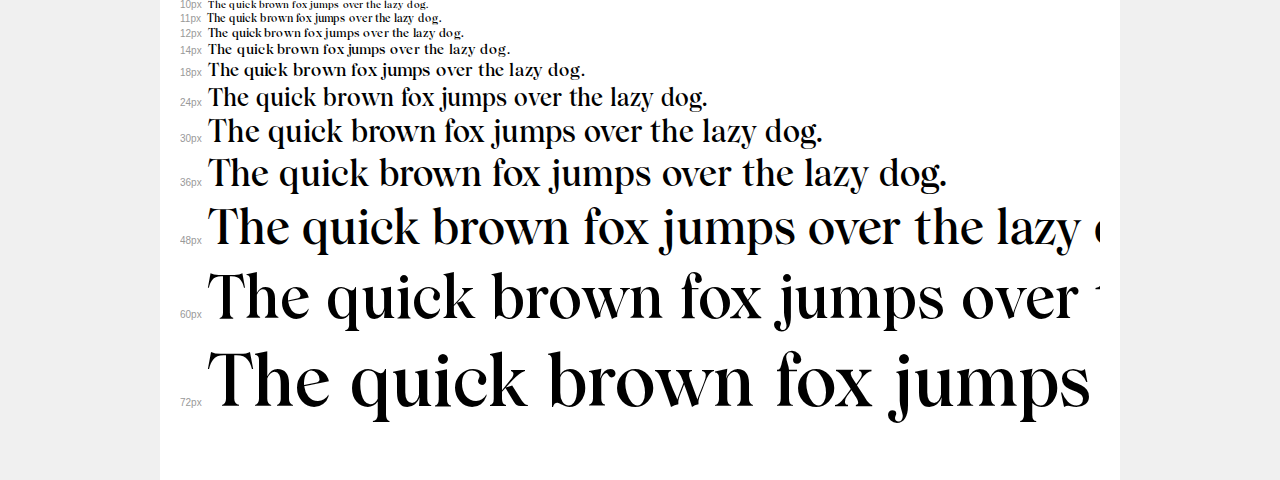
<file: font/WulkanDisplay/demo.html>
<!DOCTYPE html>
<html lang="en">
<head>
    <meta charset="utf-8">
    <meta http-equiv="X-UA-Compatible" content="IE=edge">
    <meta name="viewport" content="width=device-width, initial-scale=1">
    <meta name="robots" content="noindex, noarchive">
    <meta name="format-detection" content="telephone=no">
    <title>Transfonter demo</title>
    <link href="stylesheet.css" rel="stylesheet">
    <style>
        /*
        http://meyerweb.com/eric/tools/css/reset/
        v2.0 | 20110126
        License: none (public domain)
        */
        html, body, div, span, applet, object, iframe,
        h1, h2, h3, h4, h5, h6, p, blockquote, pre,
        a, abbr, acronym, address, big, cite, code,
        del, dfn, em, img, ins, kbd, q, s, samp,
        small, strike, strong, sub, sup, tt, var,
        b, u, i, center,
        dl, dt, dd, ol, ul, li,
        fieldset, form, label, legend,
        table, caption, tbody, tfoot, thead, tr, th, td,
        article, aside, canvas, details, embed,
        figure, figcaption, footer, header, hgroup,
        menu, nav, output, ruby, section, summary,
        time, mark, audio, video {
            margin: 0;
            padding: 0;
            border: 0;
            font-size: 100%;
            font: inherit;
            vertical-align: baseline;
        }
        /* HTML5 display-role reset for older browsers */
        article, aside, details, figcaption, figure,
        footer, header, hgroup, menu, nav, section {
            display: block;
        }
        body {
            line-height: 1;
        }
        ol, ul {
            list-style: none;
        }
        blockquote, q {
            quotes: none;
        }
        blockquote:before, blockquote:after,
        q:before, q:after {
            content: '';
            content: none;
        }
        table {
            border-collapse: collapse;
            border-spacing: 0;
        }
        /* demo styles */
        body {
            background: #f0f0f0;
            color: #000;
        }
        .page {
            background: #fff;
            width: 920px;
            margin: 0 auto;
            padding: 20px 20px 0 20px;
            overflow: hidden;
        }
        .font-container {
            overflow-x: auto;
            overflow-y: hidden;
            margin-bottom: 40px;
            line-height: 1.3;
            white-space: nowrap;
            padding-bottom: 5px;
        }
        h1 {
            position: relative;
            background: #444;
            font-size: 32px;
            color: #fff;
            padding: 10px 20px;
            margin: 0 -20px 12px -20px;
        }
        .letters {
            font-size: 25px;
            margin-bottom: 20px;
        }
        .s10:before {
            content: '10px';
        }
        .s11:before {
            content: '11px';
        }
        .s12:before {
            content: '12px';
        }
        .s14:before {
            content: '14px';
        }
        .s18:before {
            content: '18px';
        }
        .s24:before {
            content: '24px';
        }
        .s30:before {
            content: '30px';
        }
        .s36:before {
            content: '36px';
        }
        .s48:before {
            content: '48px';
        }
        .s60:before {
            content: '60px';
        }
        .s72:before {
            content: '72px';
        }
        .s10:before, .s11:before, .s12:before, .s14:before,
        .s18:before, .s24:before, .s30:before, .s36:before,
        .s48:before, .s60:before, .s72:before {
            font-family: Arial, sans-serif;
            font-size: 10px;
            font-weight: normal;
            font-style: normal;
            color: #999;
            padding-right: 6px;
        }
        pre {
            display: block;
            padding: 9px;
            margin: 0 0 12px;
            font-family: Monaco, Menlo, Consolas, "Courier New", monospace;
            font-size: 13px;
            line-height: 1.428571429;
            color: #333;
            font-weight: normal;
            font-style: normal;
            background-color: #f5f5f5;
            border: 1px solid #ccc;
            overflow-x: auto;
            border-radius: 4px;
        }
        /* responsive */
        @media (max-width: 959px) {
            .page {
                width: auto;
                margin: 0;
            }
        }
    </style>
</head>
<body>
<div class="page">
    <div class="demo">
        <h1 style="font-family: 'Wulkan Display'; font-weight: 900; font-style: italic;">Wulkan Display Black Italic</h1>
        <pre title="Usage">.your-style {
    font-family: 'Wulkan Display';
    font-weight: 900;
    font-style: italic;
}</pre>
        <pre title="Preload (optional)">
&lt;link rel=&quot;preload&quot; href=&quot;WulkanDisplayBlackItalic.woff2&quot; as=&quot;font&quot; type=&quot;font/woff2&quot; crossorigin&gt;</pre>
        <div class="font-container" style="font-family: 'Wulkan Display'; font-weight: 900; font-style: italic;">
            <p class="letters">
                abcdefghijklmnopqrstuvwxyz<br>
ABCDEFGHIJKLMNOPQRSTUVWXYZ<br>
                0123456789.:,;()*!?'@#&lt;&gt;$%&^+-=~
            </p>
            <p class="s10" style="font-size: 10px;">The quick brown fox jumps over the lazy dog.</p>
            <p class="s11" style="font-size: 11px;">The quick brown fox jumps over the lazy dog.</p>
            <p class="s12" style="font-size: 12px;">The quick brown fox jumps over the lazy dog.</p>
            <p class="s14" style="font-size: 14px;">The quick brown fox jumps over the lazy dog.</p>
            <p class="s18" style="font-size: 18px;">The quick brown fox jumps over the lazy dog.</p>
            <p class="s24" style="font-size: 24px;">The quick brown fox jumps over the lazy dog.</p>
            <p class="s30" style="font-size: 30px;">The quick brown fox jumps over the lazy dog.</p>
            <p class="s36" style="font-size: 36px;">The quick brown fox jumps over the lazy dog.</p>
            <p class="s48" style="font-size: 48px;">The quick brown fox jumps over the lazy dog.</p>
            <p class="s60" style="font-size: 60px;">The quick brown fox jumps over the lazy dog.</p>
            <p class="s72" style="font-size: 72px;">The quick brown fox jumps over the lazy dog.</p>
        </div>
    </div>

    <div class="demo">
        <h1 style="font-family: 'Wulkan Display'; font-weight: bold; font-style: normal;">Wulkan Display Bold</h1>
        <pre title="Usage">.your-style {
    font-family: 'Wulkan Display';
    font-weight: bold;
    font-style: normal;
}</pre>
        <pre title="Preload (optional)">
&lt;link rel=&quot;preload&quot; href=&quot;WulkanDisplayBold.woff2&quot; as=&quot;font&quot; type=&quot;font/woff2&quot; crossorigin&gt;</pre>
        <div class="font-container" style="font-family: 'Wulkan Display'; font-weight: bold; font-style: normal;">
            <p class="letters">
                abcdefghijklmnopqrstuvwxyz<br>
ABCDEFGHIJKLMNOPQRSTUVWXYZ<br>
                0123456789.:,;()*!?'@#&lt;&gt;$%&^+-=~
            </p>
            <p class="s10" style="font-size: 10px;">The quick brown fox jumps over the lazy dog.</p>
            <p class="s11" style="font-size: 11px;">The quick brown fox jumps over the lazy dog.</p>
            <p class="s12" style="font-size: 12px;">The quick brown fox jumps over the lazy dog.</p>
            <p class="s14" style="font-size: 14px;">The quick brown fox jumps over the lazy dog.</p>
            <p class="s18" style="font-size: 18px;">The quick brown fox jumps over the lazy dog.</p>
            <p class="s24" style="font-size: 24px;">The quick brown fox jumps over the lazy dog.</p>
            <p class="s30" style="font-size: 30px;">The quick brown fox jumps over the lazy dog.</p>
            <p class="s36" style="font-size: 36px;">The quick brown fox jumps over the lazy dog.</p>
            <p class="s48" style="font-size: 48px;">The quick brown fox jumps over the lazy dog.</p>
            <p class="s60" style="font-size: 60px;">The quick brown fox jumps over the lazy dog.</p>
            <p class="s72" style="font-size: 72px;">The quick brown fox jumps over the lazy dog.</p>
        </div>
    </div>

    <div class="demo">
        <h1 style="font-family: 'Wulkan Display'; font-weight: normal; font-style: normal;">Wulkan Display Regular</h1>
        <pre title="Usage">.your-style {
    font-family: 'Wulkan Display';
    font-weight: normal;
    font-style: normal;
}</pre>
        <pre title="Preload (optional)">
&lt;link rel=&quot;preload&quot; href=&quot;WulkanDisplayRegular.woff2&quot; as=&quot;font&quot; type=&quot;font/woff2&quot; crossorigin&gt;</pre>
        <div class="font-container" style="font-family: 'Wulkan Display'; font-weight: normal; font-style: normal;">
            <p class="letters">
                abcdefghijklmnopqrstuvwxyz<br>
ABCDEFGHIJKLMNOPQRSTUVWXYZ<br>
                0123456789.:,;()*!?'@#&lt;&gt;$%&^+-=~
            </p>
            <p class="s10" style="font-size: 10px;">The quick brown fox jumps over the lazy dog.</p>
            <p class="s11" style="font-size: 11px;">The quick brown fox jumps over the lazy dog.</p>
            <p class="s12" style="font-size: 12px;">The quick brown fox jumps over the lazy dog.</p>
            <p class="s14" style="font-size: 14px;">The quick brown fox jumps over the lazy dog.</p>
            <p class="s18" style="font-size: 18px;">The quick brown fox jumps over the lazy dog.</p>
            <p class="s24" style="font-size: 24px;">The quick brown fox jumps over the lazy dog.</p>
            <p class="s30" style="font-size: 30px;">The quick brown fox jumps over the lazy dog.</p>
            <p class="s36" style="font-size: 36px;">The quick brown fox jumps over the lazy dog.</p>
            <p class="s48" style="font-size: 48px;">The quick brown fox jumps over the lazy dog.</p>
            <p class="s60" style="font-size: 60px;">The quick brown fox jumps over the lazy dog.</p>
            <p class="s72" style="font-size: 72px;">The quick brown fox jumps over the lazy dog.</p>
        </div>
    </div>

    <div class="demo">
        <h1 style="font-family: 'Wulkan Display'; font-weight: 300; font-style: italic;">Wulkan Display Light Italic</h1>
        <pre title="Usage">.your-style {
    font-family: 'Wulkan Display';
    font-weight: 300;
    font-style: italic;
}</pre>
        <pre title="Preload (optional)">
&lt;link rel=&quot;preload&quot; href=&quot;WulkanDisplayLightItalic.woff2&quot; as=&quot;font&quot; type=&quot;font/woff2&quot; crossorigin&gt;</pre>
        <div class="font-container" style="font-family: 'Wulkan Display'; font-weight: 300; font-style: italic;">
            <p class="letters">
                abcdefghijklmnopqrstuvwxyz<br>
ABCDEFGHIJKLMNOPQRSTUVWXYZ<br>
                0123456789.:,;()*!?'@#&lt;&gt;$%&^+-=~
            </p>
            <p class="s10" style="font-size: 10px;">The quick brown fox jumps over the lazy dog.</p>
            <p class="s11" style="font-size: 11px;">The quick brown fox jumps over the lazy dog.</p>
            <p class="s12" style="font-size: 12px;">The quick brown fox jumps over the lazy dog.</p>
            <p class="s14" style="font-size: 14px;">The quick brown fox jumps over the lazy dog.</p>
            <p class="s18" style="font-size: 18px;">The quick brown fox jumps over the lazy dog.</p>
            <p class="s24" style="font-size: 24px;">The quick brown fox jumps over the lazy dog.</p>
            <p class="s30" style="font-size: 30px;">The quick brown fox jumps over the lazy dog.</p>
            <p class="s36" style="font-size: 36px;">The quick brown fox jumps over the lazy dog.</p>
            <p class="s48" style="font-size: 48px;">The quick brown fox jumps over the lazy dog.</p>
            <p class="s60" style="font-size: 60px;">The quick brown fox jumps over the lazy dog.</p>
            <p class="s72" style="font-size: 72px;">The quick brown fox jumps over the lazy dog.</p>
        </div>
    </div>

    <div class="demo">
        <h1 style="font-family: 'Wulkan Display'; font-weight: 500; font-style: italic;">Wulkan Display Medium Italic</h1>
        <pre title="Usage">.your-style {
    font-family: 'Wulkan Display';
    font-weight: 500;
    font-style: italic;
}</pre>
        <pre title="Preload (optional)">
&lt;link rel=&quot;preload&quot; href=&quot;WulkanDisplayMediumItalic.woff2&quot; as=&quot;font&quot; type=&quot;font/woff2&quot; crossorigin&gt;</pre>
        <div class="font-container" style="font-family: 'Wulkan Display'; font-weight: 500; font-style: italic;">
            <p class="letters">
                abcdefghijklmnopqrstuvwxyz<br>
ABCDEFGHIJKLMNOPQRSTUVWXYZ<br>
                0123456789.:,;()*!?'@#&lt;&gt;$%&^+-=~
            </p>
            <p class="s10" style="font-size: 10px;">The quick brown fox jumps over the lazy dog.</p>
            <p class="s11" style="font-size: 11px;">The quick brown fox jumps over the lazy dog.</p>
            <p class="s12" style="font-size: 12px;">The quick brown fox jumps over the lazy dog.</p>
            <p class="s14" style="font-size: 14px;">The quick brown fox jumps over the lazy dog.</p>
            <p class="s18" style="font-size: 18px;">The quick brown fox jumps over the lazy dog.</p>
            <p class="s24" style="font-size: 24px;">The quick brown fox jumps over the lazy dog.</p>
            <p class="s30" style="font-size: 30px;">The quick brown fox jumps over the lazy dog.</p>
            <p class="s36" style="font-size: 36px;">The quick brown fox jumps over the lazy dog.</p>
            <p class="s48" style="font-size: 48px;">The quick brown fox jumps over the lazy dog.</p>
            <p class="s60" style="font-size: 60px;">The quick brown fox jumps over the lazy dog.</p>
            <p class="s72" style="font-size: 72px;">The quick brown fox jumps over the lazy dog.</p>
        </div>
    </div>

    <div class="demo">
        <h1 style="font-family: 'Wulkan Display'; font-weight: 300; font-style: normal;">Wulkan Display Light</h1>
        <pre title="Usage">.your-style {
    font-family: 'Wulkan Display';
    font-weight: 300;
    font-style: normal;
}</pre>
        <pre title="Preload (optional)">
&lt;link rel=&quot;preload&quot; href=&quot;WulkanDisplayLight.woff2&quot; as=&quot;font&quot; type=&quot;font/woff2&quot; crossorigin&gt;</pre>
        <div class="font-container" style="font-family: 'Wulkan Display'; font-weight: 300; font-style: normal;">
            <p class="letters">
                abcdefghijklmnopqrstuvwxyz<br>
ABCDEFGHIJKLMNOPQRSTUVWXYZ<br>
                0123456789.:,;()*!?'@#&lt;&gt;$%&^+-=~
            </p>
            <p class="s10" style="font-size: 10px;">The quick brown fox jumps over the lazy dog.</p>
            <p class="s11" style="font-size: 11px;">The quick brown fox jumps over the lazy dog.</p>
            <p class="s12" style="font-size: 12px;">The quick brown fox jumps over the lazy dog.</p>
            <p class="s14" style="font-size: 14px;">The quick brown fox jumps over the lazy dog.</p>
            <p class="s18" style="font-size: 18px;">The quick brown fox jumps over the lazy dog.</p>
            <p class="s24" style="font-size: 24px;">The quick brown fox jumps over the lazy dog.</p>
            <p class="s30" style="font-size: 30px;">The quick brown fox jumps over the lazy dog.</p>
            <p class="s36" style="font-size: 36px;">The quick brown fox jumps over the lazy dog.</p>
            <p class="s48" style="font-size: 48px;">The quick brown fox jumps over the lazy dog.</p>
            <p class="s60" style="font-size: 60px;">The quick brown fox jumps over the lazy dog.</p>
            <p class="s72" style="font-size: 72px;">The quick brown fox jumps over the lazy dog.</p>
        </div>
    </div>

    <div class="demo">
        <h1 style="font-family: 'Wulkan Display'; font-weight: normal; font-style: italic;">Wulkan Display Italic</h1>
        <pre title="Usage">.your-style {
    font-family: 'Wulkan Display';
    font-weight: normal;
    font-style: italic;
}</pre>
        <pre title="Preload (optional)">
&lt;link rel=&quot;preload&quot; href=&quot;WulkanDisplayItalic.woff2&quot; as=&quot;font&quot; type=&quot;font/woff2&quot; crossorigin&gt;</pre>
        <div class="font-container" style="font-family: 'Wulkan Display'; font-weight: normal; font-style: italic;">
            <p class="letters">
                abcdefghijklmnopqrstuvwxyz<br>
ABCDEFGHIJKLMNOPQRSTUVWXYZ<br>
                0123456789.:,;()*!?'@#&lt;&gt;$%&^+-=~
            </p>
            <p class="s10" style="font-size: 10px;">The quick brown fox jumps over the lazy dog.</p>
            <p class="s11" style="font-size: 11px;">The quick brown fox jumps over the lazy dog.</p>
            <p class="s12" style="font-size: 12px;">The quick brown fox jumps over the lazy dog.</p>
            <p class="s14" style="font-size: 14px;">The quick brown fox jumps over the lazy dog.</p>
            <p class="s18" style="font-size: 18px;">The quick brown fox jumps over the lazy dog.</p>
            <p class="s24" style="font-size: 24px;">The quick brown fox jumps over the lazy dog.</p>
            <p class="s30" style="font-size: 30px;">The quick brown fox jumps over the lazy dog.</p>
            <p class="s36" style="font-size: 36px;">The quick brown fox jumps over the lazy dog.</p>
            <p class="s48" style="font-size: 48px;">The quick brown fox jumps over the lazy dog.</p>
            <p class="s60" style="font-size: 60px;">The quick brown fox jumps over the lazy dog.</p>
            <p class="s72" style="font-size: 72px;">The quick brown fox jumps over the lazy dog.</p>
        </div>
    </div>

    <div class="demo">
        <h1 style="font-family: 'Wulkan Display'; font-weight: 500; font-style: normal;">Wulkan Display Medium</h1>
        <pre title="Usage">.your-style {
    font-family: 'Wulkan Display';
    font-weight: 500;
    font-style: normal;
}</pre>
        <pre title="Preload (optional)">
&lt;link rel=&quot;preload&quot; href=&quot;WulkanDisplayMedium.woff2&quot; as=&quot;font&quot; type=&quot;font/woff2&quot; crossorigin&gt;</pre>
        <div class="font-container" style="font-family: 'Wulkan Display'; font-weight: 500; font-style: normal;">
            <p class="letters">
                abcdefghijklmnopqrstuvwxyz<br>
ABCDEFGHIJKLMNOPQRSTUVWXYZ<br>
                0123456789.:,;()*!?'@#&lt;&gt;$%&^+-=~
            </p>
            <p class="s10" style="font-size: 10px;">The quick brown fox jumps over the lazy dog.</p>
            <p class="s11" style="font-size: 11px;">The quick brown fox jumps over the lazy dog.</p>
            <p class="s12" style="font-size: 12px;">The quick brown fox jumps over the lazy dog.</p>
            <p class="s14" style="font-size: 14px;">The quick brown fox jumps over the lazy dog.</p>
            <p class="s18" style="font-size: 18px;">The quick brown fox jumps over the lazy dog.</p>
            <p class="s24" style="font-size: 24px;">The quick brown fox jumps over the lazy dog.</p>
            <p class="s30" style="font-size: 30px;">The quick brown fox jumps over the lazy dog.</p>
            <p class="s36" style="font-size: 36px;">The quick brown fox jumps over the lazy dog.</p>
            <p class="s48" style="font-size: 48px;">The quick brown fox jumps over the lazy dog.</p>
            <p class="s60" style="font-size: 60px;">The quick brown fox jumps over the lazy dog.</p>
            <p class="s72" style="font-size: 72px;">The quick brown fox jumps over the lazy dog.</p>
        </div>
    </div>

    <div class="demo">
        <h1 style="font-family: 'Wulkan Display'; font-weight: 900; font-style: normal;">Wulkan Display Black</h1>
        <pre title="Usage">.your-style {
    font-family: 'Wulkan Display';
    font-weight: 900;
    font-style: normal;
}</pre>
        <pre title="Preload (optional)">
&lt;link rel=&quot;preload&quot; href=&quot;WulkanDisplayBlack.woff2&quot; as=&quot;font&quot; type=&quot;font/woff2&quot; crossorigin&gt;</pre>
        <div class="font-container" style="font-family: 'Wulkan Display'; font-weight: 900; font-style: normal;">
            <p class="letters">
                abcdefghijklmnopqrstuvwxyz<br>
ABCDEFGHIJKLMNOPQRSTUVWXYZ<br>
                0123456789.:,;()*!?'@#&lt;&gt;$%&^+-=~
            </p>
            <p class="s10" style="font-size: 10px;">The quick brown fox jumps over the lazy dog.</p>
            <p class="s11" style="font-size: 11px;">The quick brown fox jumps over the lazy dog.</p>
            <p class="s12" style="font-size: 12px;">The quick brown fox jumps over the lazy dog.</p>
            <p class="s14" style="font-size: 14px;">The quick brown fox jumps over the lazy dog.</p>
            <p class="s18" style="font-size: 18px;">The quick brown fox jumps over the lazy dog.</p>
            <p class="s24" style="font-size: 24px;">The quick brown fox jumps over the lazy dog.</p>
            <p class="s30" style="font-size: 30px;">The quick brown fox jumps over the lazy dog.</p>
            <p class="s36" style="font-size: 36px;">The quick brown fox jumps over the lazy dog.</p>
            <p class="s48" style="font-size: 48px;">The quick brown fox jumps over the lazy dog.</p>
            <p class="s60" style="font-size: 60px;">The quick brown fox jumps over the lazy dog.</p>
            <p class="s72" style="font-size: 72px;">The quick brown fox jumps over the lazy dog.</p>
        </div>
    </div>

    <div class="demo">
        <h1 style="font-family: 'Wulkan Display'; font-weight: bold; font-style: italic;">Wulkan Display Bold Italic</h1>
        <pre title="Usage">.your-style {
    font-family: 'Wulkan Display';
    font-weight: bold;
    font-style: italic;
}</pre>
        <pre title="Preload (optional)">
&lt;link rel=&quot;preload&quot; href=&quot;WulkanDisplayBoldItalic.woff2&quot; as=&quot;font&quot; type=&quot;font/woff2&quot; crossorigin&gt;</pre>
        <div class="font-container" style="font-family: 'Wulkan Display'; font-weight: bold; font-style: italic;">
            <p class="letters">
                abcdefghijklmnopqrstuvwxyz<br>
ABCDEFGHIJKLMNOPQRSTUVWXYZ<br>
                0123456789.:,;()*!?'@#&lt;&gt;$%&^+-=~
            </p>
            <p class="s10" style="font-size: 10px;">The quick brown fox jumps over the lazy dog.</p>
            <p class="s11" style="font-size: 11px;">The quick brown fox jumps over the lazy dog.</p>
            <p class="s12" style="font-size: 12px;">The quick brown fox jumps over the lazy dog.</p>
            <p class="s14" style="font-size: 14px;">The quick brown fox jumps over the lazy dog.</p>
            <p class="s18" style="font-size: 18px;">The quick brown fox jumps over the lazy dog.</p>
            <p class="s24" style="font-size: 24px;">The quick brown fox jumps over the lazy dog.</p>
            <p class="s30" style="font-size: 30px;">The quick brown fox jumps over the lazy dog.</p>
            <p class="s36" style="font-size: 36px;">The quick brown fox jumps over the lazy dog.</p>
            <p class="s48" style="font-size: 48px;">The quick brown fox jumps over the lazy dog.</p>
            <p class="s60" style="font-size: 60px;">The quick brown fox jumps over the lazy dog.</p>
            <p class="s72" style="font-size: 72px;">The quick brown fox jumps over the lazy dog.</p>
        </div>
    </div>

    <div class="demo">
        <h1 style="font-family: 'Wulkan Display'; font-weight: 600; font-style: italic;">Wulkan Display SemiBold Italic</h1>
        <pre title="Usage">.your-style {
    font-family: 'Wulkan Display';
    font-weight: 600;
    font-style: italic;
}</pre>
        <pre title="Preload (optional)">
&lt;link rel=&quot;preload&quot; href=&quot;WulkanDisplaySemiBoldItalic.woff2&quot; as=&quot;font&quot; type=&quot;font/woff2&quot; crossorigin&gt;</pre>
        <div class="font-container" style="font-family: 'Wulkan Display'; font-weight: 600; font-style: italic;">
            <p class="letters">
                abcdefghijklmnopqrstuvwxyz<br>
ABCDEFGHIJKLMNOPQRSTUVWXYZ<br>
                0123456789.:,;()*!?'@#&lt;&gt;$%&^+-=~
            </p>
            <p class="s10" style="font-size: 10px;">The quick brown fox jumps over the lazy dog.</p>
            <p class="s11" style="font-size: 11px;">The quick brown fox jumps over the lazy dog.</p>
            <p class="s12" style="font-size: 12px;">The quick brown fox jumps over the lazy dog.</p>
            <p class="s14" style="font-size: 14px;">The quick brown fox jumps over the lazy dog.</p>
            <p class="s18" style="font-size: 18px;">The quick brown fox jumps over the lazy dog.</p>
            <p class="s24" style="font-size: 24px;">The quick brown fox jumps over the lazy dog.</p>
            <p class="s30" style="font-size: 30px;">The quick brown fox jumps over the lazy dog.</p>
            <p class="s36" style="font-size: 36px;">The quick brown fox jumps over the lazy dog.</p>
            <p class="s48" style="font-size: 48px;">The quick brown fox jumps over the lazy dog.</p>
            <p class="s60" style="font-size: 60px;">The quick brown fox jumps over the lazy dog.</p>
            <p class="s72" style="font-size: 72px;">The quick brown fox jumps over the lazy dog.</p>
        </div>
    </div>

    <div class="demo">
        <h1 style="font-family: 'Wulkan Display'; font-weight: 600; font-style: normal;">Wulkan Display SemiBold</h1>
        <pre title="Usage">.your-style {
    font-family: 'Wulkan Display';
    font-weight: 600;
    font-style: normal;
}</pre>
        <pre title="Preload (optional)">
&lt;link rel=&quot;preload&quot; href=&quot;WulkanDisplaySemiBold.woff2&quot; as=&quot;font&quot; type=&quot;font/woff2&quot; crossorigin&gt;</pre>
        <div class="font-container" style="font-family: 'Wulkan Display'; font-weight: 600; font-style: normal;">
            <p class="letters">
                abcdefghijklmnopqrstuvwxyz<br>
ABCDEFGHIJKLMNOPQRSTUVWXYZ<br>
                0123456789.:,;()*!?'@#&lt;&gt;$%&^+-=~
            </p>
            <p class="s10" style="font-size: 10px;">The quick brown fox jumps over the lazy dog.</p>
            <p class="s11" style="font-size: 11px;">The quick brown fox jumps over the lazy dog.</p>
            <p class="s12" style="font-size: 12px;">The quick brown fox jumps over the lazy dog.</p>
            <p class="s14" style="font-size: 14px;">The quick brown fox jumps over the lazy dog.</p>
            <p class="s18" style="font-size: 18px;">The quick brown fox jumps over the lazy dog.</p>
            <p class="s24" style="font-size: 24px;">The quick brown fox jumps over the lazy dog.</p>
            <p class="s30" style="font-size: 30px;">The quick brown fox jumps over the lazy dog.</p>
            <p class="s36" style="font-size: 36px;">The quick brown fox jumps over the lazy dog.</p>
            <p class="s48" style="font-size: 48px;">The quick brown fox jumps over the lazy dog.</p>
            <p class="s60" style="font-size: 60px;">The quick brown fox jumps over the lazy dog.</p>
            <p class="s72" style="font-size: 72px;">The quick brown fox jumps over the lazy dog.</p>
        </div>
    </div>

</div>
</body>
</html>
</file>
<file: font/BookmanOldStyle/stylesheet.css>
@font-face {
    font-family: 'Bookman Old Style';
    src: url('BookmanOldStyle-BoldItalic.woff') format('woff');
    font-weight: bold;
    font-style: italic;
    font-display: swap;
}

@font-face {
    font-family: 'Bookman Old Style';
    src: url('BookmanOldStyle-Bold.woff') format('woff');
    font-weight: bold;
    font-style: normal;
    font-display: swap;
}

@font-face {
    font-family: 'Bookman Old Style';
    src: url('BookmanOldStyle.woff') format('woff');
    font-weight: 300;
    font-style: normal;
    font-display: swap;
}

@font-face {
    font-family: 'Bookman Old Style';
    src: url('BookmanOldStyle-Italic.woff') format('woff');
    font-weight: 300;
    font-style: italic;
    font-display: swap;
}
</file>
<file: font/Circe/stylesheet.css>
@font-face {
    font-family: 'Circe';
    src: url('Circe-Light.eot');
    src: local('Circe Light'), local('Circe-Light'),
        url('Circe-Light.eot?#iefix') format('embedded-opentype'),
        url('Circe-Light.woff2') format('woff2'),
        url('Circe-Light.woff') format('woff'),
        url('Circe-Light.ttf') format('truetype');
    font-weight: 300;
    font-style: normal;
}

@font-face {
    font-family: 'Circe Extra';
    src: url('Circe-ExtraBold.eot');
    src: local('Circe Extra Bold'), local('Circe-ExtraBold'),
        url('Circe-ExtraBold.eot?#iefix') format('embedded-opentype'),
        url('Circe-ExtraBold.woff2') format('woff2'),
        url('Circe-ExtraBold.woff') format('woff'),
        url('Circe-ExtraBold.ttf') format('truetype');
    font-weight: 800;
    font-style: normal;
}

@font-face {
    font-family: 'Circe';
    src: url('Circe-Thin.eot');
    src: local('Circe Thin'), local('Circe-Thin'),
        url('Circe-Thin.eot?#iefix') format('embedded-opentype'),
        url('Circe-Thin.woff2') format('woff2'),
        url('Circe-Thin.woff') format('woff'),
        url('Circe-Thin.ttf') format('truetype');
    font-weight: 100;
    font-style: normal;
}

@font-face {
    font-family: 'Circe';
    src: url('Circe-Regular.eot');
    src: local('Circe'), local('Circe-Regular'),
        url('Circe-Regular.eot?#iefix') format('embedded-opentype'),
        url('Circe-Regular.woff2') format('woff2'),
        url('Circe-Regular.woff') format('woff'),
        url('Circe-Regular.ttf') format('truetype');
    font-weight: normal;
    font-style: normal;
}

@font-face {
    font-family: 'Circe';
    src: url('Circe-Bold.eot');
    src: local('Circe Bold'), local('Circe-Bold'),
        url('Circe-Bold.eot?#iefix') format('embedded-opentype'),
        url('Circe-Bold.woff2') format('woff2'),
        url('Circe-Bold.woff') format('woff'),
        url('Circe-Bold.ttf') format('truetype');
    font-weight: bold;
    font-style: normal;
}
</file>
<file: font/WulkanDisplay/stylesheet.css>
@font-face {
    font-family: 'Wulkan Display';
    src: url('WulkanDisplayBlackItalic.eot');
    src: local('Wulkan Display Black Italic'), local('WulkanDisplayBlackItalic'),
        url('WulkanDisplayBlackItalic.eot?#iefix') format('embedded-opentype'),
        url('WulkanDisplayBlackItalic.woff2') format('woff2'),
        url('WulkanDisplayBlackItalic.woff') format('woff'),
        url('WulkanDisplayBlackItalic.ttf') format('truetype');
    font-weight: 900;
    font-style: italic;
    font-display: swap;
}

@font-face {
    font-family: 'Wulkan Display';
    src: url('WulkanDisplayBold.eot');
    src: local('Wulkan Display Bold'), local('WulkanDisplayBold'),
        url('WulkanDisplayBold.eot?#iefix') format('embedded-opentype'),
        url('WulkanDisplayBold.woff2') format('woff2'),
        url('WulkanDisplayBold.woff') format('woff'),
        url('WulkanDisplayBold.ttf') format('truetype');
    font-weight: bold;
    font-style: normal;
    font-display: swap;
}

@font-face {
    font-family: 'Wulkan Display';
    src: url('WulkanDisplayRegular.eot');
    src: local('Wulkan Display Regular'), local('WulkanDisplayRegular'),
        url('WulkanDisplayRegular.eot?#iefix') format('embedded-opentype'),
        url('WulkanDisplayRegular.woff2') format('woff2'),
        url('WulkanDisplayRegular.woff') format('woff'),
        url('WulkanDisplayRegular.ttf') format('truetype');
    font-weight: normal;
    font-style: normal;
    font-display: swap;
}

@font-face {
    font-family: 'Wulkan Display';
    src: url('WulkanDisplayLightItalic.eot');
    src: local('Wulkan Display Light Italic'), local('WulkanDisplayLightItalic'),
        url('WulkanDisplayLightItalic.eot?#iefix') format('embedded-opentype'),
        url('WulkanDisplayLightItalic.woff2') format('woff2'),
        url('WulkanDisplayLightItalic.woff') format('woff'),
        url('WulkanDisplayLightItalic.ttf') format('truetype');
    font-weight: 300;
    font-style: italic;
    font-display: swap;
}

@font-face {
    font-family: 'Wulkan Display';
    src: url('WulkanDisplayMediumItalic.eot');
    src: local('Wulkan Display Medium Italic'), local('WulkanDisplayMediumItalic'),
        url('WulkanDisplayMediumItalic.eot?#iefix') format('embedded-opentype'),
        url('WulkanDisplayMediumItalic.woff2') format('woff2'),
        url('WulkanDisplayMediumItalic.woff') format('woff'),
        url('WulkanDisplayMediumItalic.ttf') format('truetype');
    font-weight: 500;
    font-style: italic;
    font-display: swap;
}

@font-face {
    font-family: 'Wulkan Display';
    src: url('WulkanDisplayLight.eot');
    src: local('Wulkan Display Light'), local('WulkanDisplayLight'),
        url('WulkanDisplayLight.eot?#iefix') format('embedded-opentype'),
        url('WulkanDisplayLight.woff2') format('woff2'),
        url('WulkanDisplayLight.woff') format('woff'),
        url('WulkanDisplayLight.ttf') format('truetype');
    font-weight: 300;
    font-style: normal;
    font-display: swap;
}

@font-face {
    font-family: 'Wulkan Display';
    src: url('WulkanDisplayItalic.eot');
    src: local('Wulkan Display Italic'), local('WulkanDisplayItalic'),
        url('WulkanDisplayItalic.eot?#iefix') format('embedded-opentype'),
        url('WulkanDisplayItalic.woff2') format('woff2'),
        url('WulkanDisplayItalic.woff') format('woff'),
        url('WulkanDisplayItalic.ttf') format('truetype');
    font-weight: normal;
    font-style: italic;
    font-display: swap;
}

@font-face {
    font-family: 'Wulkan Display';
    src: url('WulkanDisplayMedium.eot');
    src: local('Wulkan Display Medium'), local('WulkanDisplayMedium'),
        url('WulkanDisplayMedium.eot?#iefix') format('embedded-opentype'),
        url('WulkanDisplayMedium.woff2') format('woff2'),
        url('WulkanDisplayMedium.woff') format('woff'),
        url('WulkanDisplayMedium.ttf') format('truetype');
    font-weight: 500;
    font-style: normal;
    font-display: swap;
}

@font-face {
    font-family: 'Wulkan Display';
    src: url('WulkanDisplayBlack.eot');
    src: local('Wulkan Display Black'), local('WulkanDisplayBlack'),
        url('WulkanDisplayBlack.eot?#iefix') format('embedded-opentype'),
        url('WulkanDisplayBlack.woff2') format('woff2'),
        url('WulkanDisplayBlack.woff') format('woff'),
        url('WulkanDisplayBlack.ttf') format('truetype');
    font-weight: 900;
    font-style: normal;
    font-display: swap;
}

@font-face {
    font-family: 'Wulkan Display';
    src: url('WulkanDisplayBoldItalic.eot');
    src: local('Wulkan Display Bold Italic'), local('WulkanDisplayBoldItalic'),
        url('WulkanDisplayBoldItalic.eot?#iefix') format('embedded-opentype'),
        url('WulkanDisplayBoldItalic.woff2') format('woff2'),
        url('WulkanDisplayBoldItalic.woff') format('woff'),
        url('WulkanDisplayBoldItalic.ttf') format('truetype');
    font-weight: bold;
    font-style: italic;
    font-display: swap;
}

@font-face {
    font-family: 'Wulkan Display';
    src: url('WulkanDisplaySemiBoldItalic.eot');
    src: local('Wulkan Display SemiBold Italic'), local('WulkanDisplaySemiBoldItalic'),
        url('WulkanDisplaySemiBoldItalic.eot?#iefix') format('embedded-opentype'),
        url('WulkanDisplaySemiBoldItalic.woff2') format('woff2'),
        url('WulkanDisplaySemiBoldItalic.woff') format('woff'),
        url('WulkanDisplaySemiBoldItalic.ttf') format('truetype');
    font-weight: 600;
    font-style: italic;
    font-display: swap;
}

@font-face {
    font-family: 'Wulkan Display';
    src: url('WulkanDisplaySemiBold.eot');
    src: local('Wulkan Display SemiBold'), local('WulkanDisplaySemiBold'),
        url('WulkanDisplaySemiBold.eot?#iefix') format('embedded-opentype'),
        url('WulkanDisplaySemiBold.woff2') format('woff2'),
        url('WulkanDisplaySemiBold.woff') format('woff'),
        url('WulkanDisplaySemiBold.ttf') format('truetype');
    font-weight: 600;
    font-style: normal;
    font-display: swap;
}
</file>
